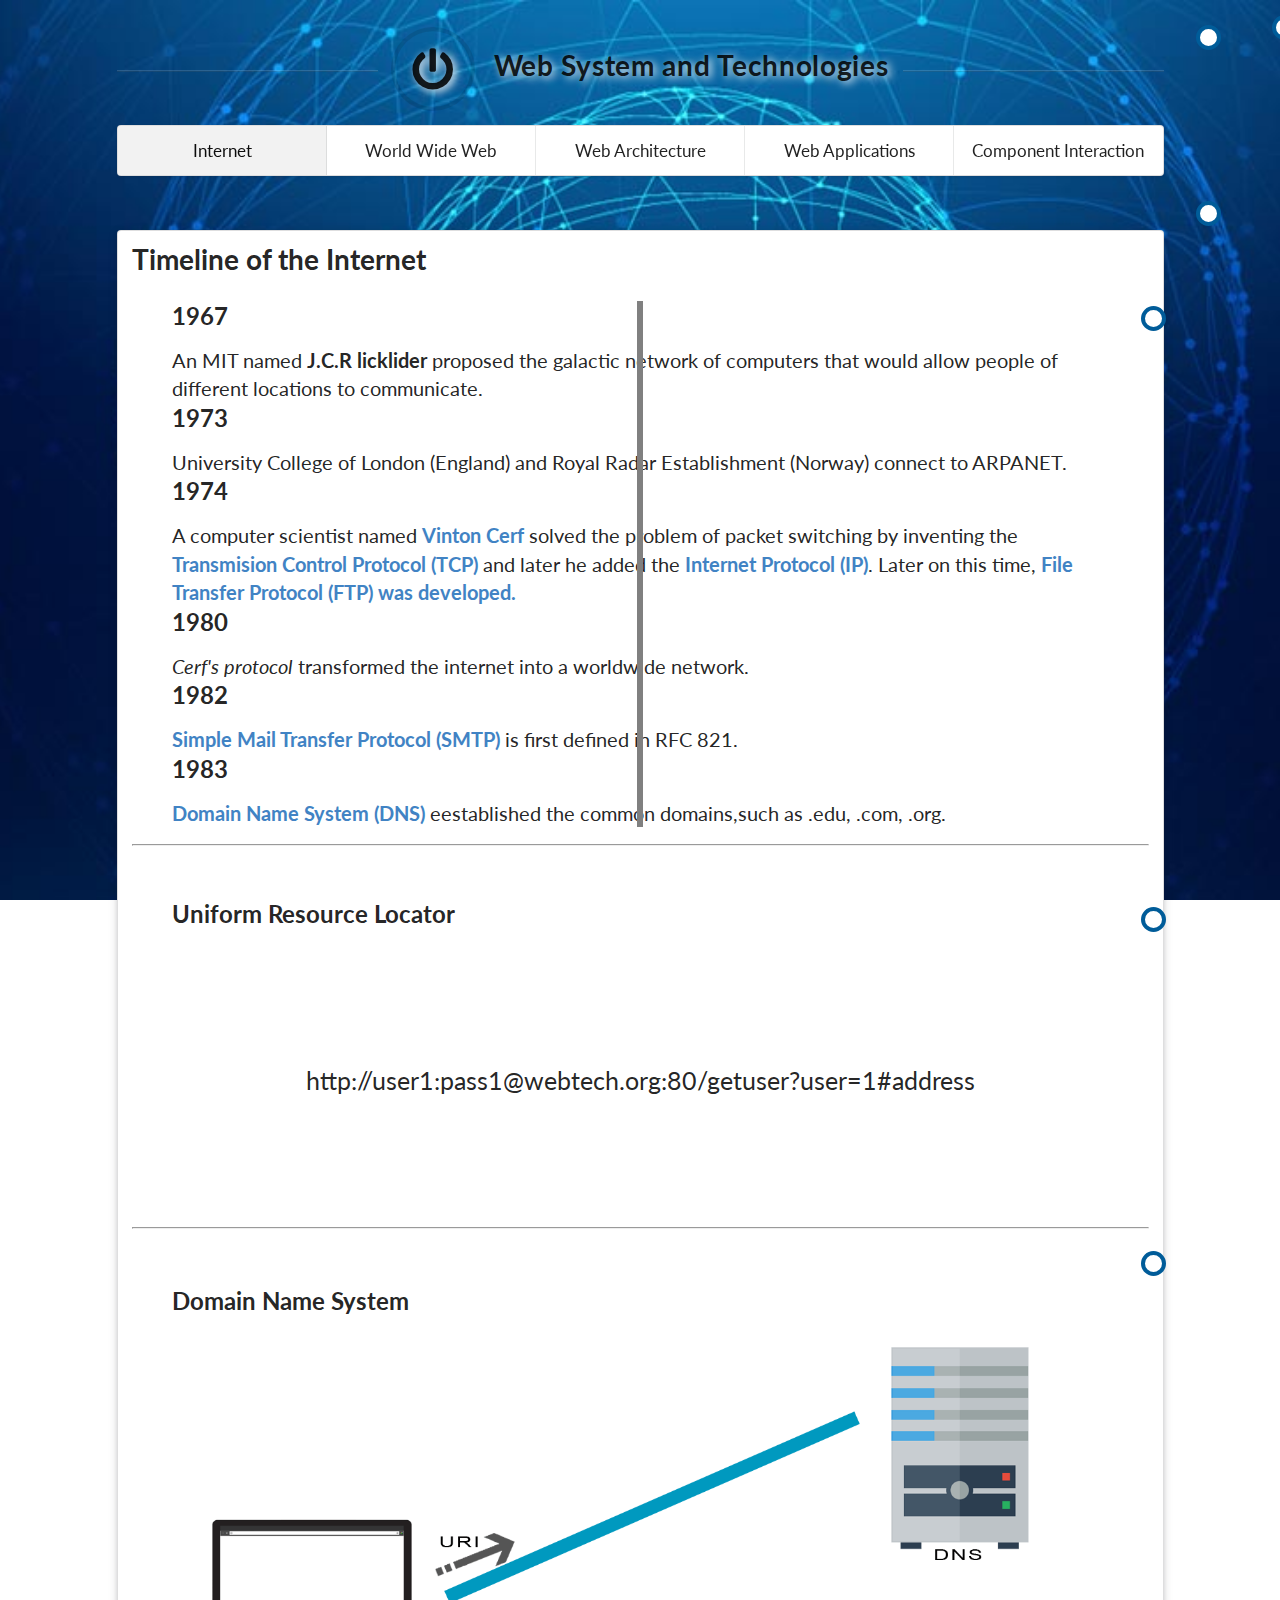
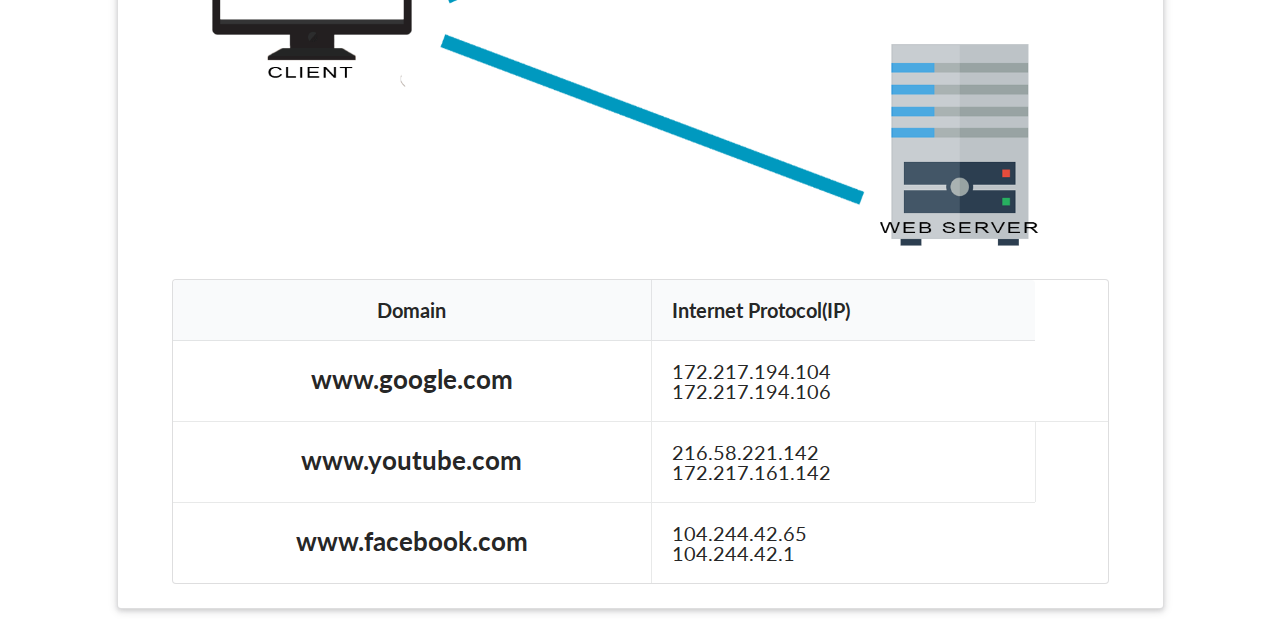
<file: index.html>
<!Doctype HTML>

<html>

<head>
    <!-- Standard Meta -->
    <meta charset="utf-8">
    <meta http-equiv="X-UA-Compatible" content="IE=edge,chrome=1">
    <meta name="viewport" content="width=device-width, initial-scale=1.0, maximum-scale=1.0">

    <!-- Site Properties -->
    <title>Web Development and Technologies</title>
    <link rel="stylesheet" href="assets/library/semantic/semantic.min.css">
    <link rel="stylesheet" href="assets/css/style.css">
    <link rel="stylesheet" href="assets/css/timeline.css">
    <script src="js/jquery-3.3.1.min.js"></script>
    <script src="assets/library/semantic/semantic.min.js"></script>

</head>

<body class="ui fluid container">
    <div class="ui container" id="header-main">

        <div class="ui header" id="dash-header">
            <div class="ui horizontal divider">
                <!-- is this necessary? -->
                <h1 class="ui center aligned header">
                    <i class="circular power off icon"></i>
                    Web System and Technologies
                </h1>
            </div>
        </div>
        <div class="ui five huge item menu">
            <a class="active item" href="index.html"> Internet </a>
            <a class="item" href="history.html"> World Wide Web </a>
            <a class="item" href="web-arch.html"> Web Architecture </a>
            <a class="item" href="web-app.html"> Web Applications </a>
            <a class="item" href="comp-interact.html"> Component Interaction </a>
        </div>
    </div>


    <div class="ui container"> <br>
        <div class="ui raised fluid segment">
            <h1 class="ui header"> Timeline of the Internet</h1>
            <div class="ui  container">
                <div class="timeline">

                    <div class="timeline-container timeline-left">
                        <div class="timeline-content">
                            <h2>1967</h2>
                            <p>An MIT named <b>J.C.R licklider</b> proposed the
                                galactic network of computers that would allow people of different
                                locations to communicate.</p>
                        </div>
                    </div>
                    <div class="timeline-container timeline-right">
                        <div class="timeline-content">
                            <h2>1973</h2>
                            <p>University College of London (England) and Royal Radar Establishment (Norway) connect to
                                ARPANET.</p>
                        </div>
                    </div>
                    <div class="timeline-container timeline-left">
                        <div class="timeline-content">
                            <h2>1974</h2>
                            <p>A computer scientist named <a id="cerf-button" href="#"><b>Vinton Cerf</b></a>
                                solved the problem of packet switching by inventing the <a id="tcp-button" href="#"><b>Transmision
                                        Control Protocol (TCP)</b></a> and later he added the <a id="ip-button" href="#"><b>Internet
                                        Protocol (IP)</b></a>. Later on this time, <a id="ftp-button" href="#"><b>File
                                        Transfer Protocol (FTP) was developed.</b></a></p>
                        </div>
                    </div>
                    <div class="timeline-container timeline-right">
                        <div class="timeline-content">
                            <h2>1980</h2>
                            <p><i>Cerf's protocol</i> transformed the internet
                                into a worldwide network.</p>
                        </div>
                    </div>
                    <div class="timeline-container timeline-left">
                        <div class="timeline-content">
                            <h2>1982</h2>
                            <p><a href="#" id="smtp-button"><b>Simple Mail Transfer Protocol (SMTP)</b></a> is first
                                defined in RFC 821.</p>
                        </div>
                    </div>
                    <div class="timeline-container timeline-right">
                        <div class="timeline-content">
                            <h2>1983</h2>
                            <p><a href="#dns"><b>Domain Name System (DNS) </b></a> eestablished the common domains,such
                                as .edu, .com, .org.</p>
                        </div>
                    </div>
                </div>
            </div>
            <hr>
            <div class="ui hidden divider"></div>
            <div class="ui hidden divider"></div>
            <div class="ui container">
                <h2 class="ui header">Uniform Resource Locator</h2>
                <p></p>
                <div style="text-align: center;font-size: 25px; padding: 100px;">

                    <br>
                    <span class="pop clickable" data-content="Protocol" data-variation="huge" data-position="top center">http</span>://<span
                        class="pop clickable" data-content="Username" data-variation="huge" data-position="bottom center">user1</span>:<span
                        class="pop clickable" data-content="Password" data-variation="huge" data-position="top center">pass1</span>@<span
                        class="pop clickable" data-content="Domain Name" data-variation="huge" data-position="bottom center">webtech.org</span>:<span
                        class="pop clickable" data-content="Port Number" data-variation="huge" data-position="top center">80</span>/<span
                        class="pop clickable" data-content="File/Path" data-variation="huge" data-position="bottom center">getuser</span><span
                        class="pop clickable" data-content="Query" data-variation="huge" data-position="top center">?user=1</span>#<span
                        class="pop clickable" data-content="Page Fragment" data-variation="huge" data-position="bottom center">address</span>
                </div>
            </div>
            <br>
            <hr>

            <div class="ui container" id="dns">
                <div class="ui hidden divider"></div>
                <h2 class="ui header">Domain Name System</h2>

                <img src="assets/images/dns.gif" style="width: 100%">
                <table class="ui celled padded table" style="font-size: 20px;">
                    <thead>
                        <tr>
                            <th class="center aligned">Domain</th>
                            <th>Internet Protocol(IP)</th>
                        </tr>
                    </thead>
                    <tbody>
                        <tr>
                            <td>
                                <p class="ui center aligned header">www.google.com</p>
                            </td>
                            <td class="single line">
                                172.217.194.104
                                <br>172.217.194.106
                            </td>
                        </tr>
                        <tr>
                            <td>
                                <p class="ui center aligned header">www.youtube.com</p>
                            </td>
                            <td class="single line">
                                216.58.221.142<br>
                                172.217.161.142
                            </td>
                            <td>
                                <div class="ui star rating" data-rating="3" data-max-rating="3"></div>
                            </td>
                        </tr>
                        <tr>
                            <td>
                                <p class="ui center aligned header">www.facebook.com</p>
                            </td>
                            <td class="single line">
                                104.244.42.65<br>
                                104.244.42.1
                            </td>
                        </tr>
                    </tbody>
                </table>
            </div>





        </div>

    </div> <!-- End of -->

    <!-- Modals -->
    <div class="ui modal" id="tcp-modal">
        <i class="close icon"></i>
        <div class="header">Transmission Control Protocol (TCP)</div>
        <div class="content">
            <p>
                The Transmission Control Protocol (TCP) establishes and maintains the network conversation
                until the exchange of data is completed.
            </p>

        </div>
    </div>

    <div class="ui modal" id="ip-modal">
        <i class="close icon"></i>
        <div class="header">Internet Protocol (IP)</div>
        <div class="content">
            <p>
                An Internet Protocol address or IP address is a unique combination of numbers that lets you
                connect to the internet.
            </p>

        </div>
    </div>
    <div class="ui modal" id="ftp-modal">
        <i class="close icon"></i>
        <div class="header">File Transfer Protocol (FTP)</div>
        <div class="content">
            <img class="ui centered large image" src="assets/images/ftp-diagram.webp">
            <p style="text-align: center">
                It is used for sending and retrieving a file or resource to a remote location.
            </p>

        </div>
    </div>
    <div class="ui modal" id="smtp-modal">
        <i class="close icon"></i>
        <div class="header">Simple Mail Transfer Protocol (SMTP)</div>
        <div class="content">
            <img class="ui centered large image" src="assets/images/smtp.png">
            <p style="text-align: center">It is used for transfers of emails.</p>
        </div>
    </div>

    <div class="ui tiny modal" id="cerf-modal">
        <i class="close icon"></i>
        <div class="content">
            <img class="ui centered large image" src="assets/images/cerf.jpg">
            <p style="text-align: center">
                Father of Internet
            </p>

        </div>
    </div>

    <script>
        $('.ui.accordion')
            .accordion();

        $('.ui.modal')
            .modal();
        $('.pop').each(function () {
            var el = $(this);
            el.popup({
                on: 'hover',
                delay: {
                    show: 0,
                    hide: 9999999999,
                    inline: true
                },
                hoverable: true
            });
        });
        $(document).ready(function () {
            $('#tcp-button').click(function (e) {
                e.preventDefault();
                $('#tcp-modal').modal('show');
            });

            $('#ip-button').click(function (e) {
                e.preventDefault();
                $('#ip-modal').modal('show');
            });

            $('#cerf-button').click(function (e) {
                e.preventDefault();
                $('#cerf-modal').modal('show');
            });

            $('#smtp-button').click(function (e) {
                e.preventDefault();
                $('#smtp-modal').modal('show');
            });

            $('#ftp-button').click(function (e) {
                e.preventDefault();
                $('#ftp-modal').modal('show');
            });
        });
    </script>


</body>

</html>
</file>
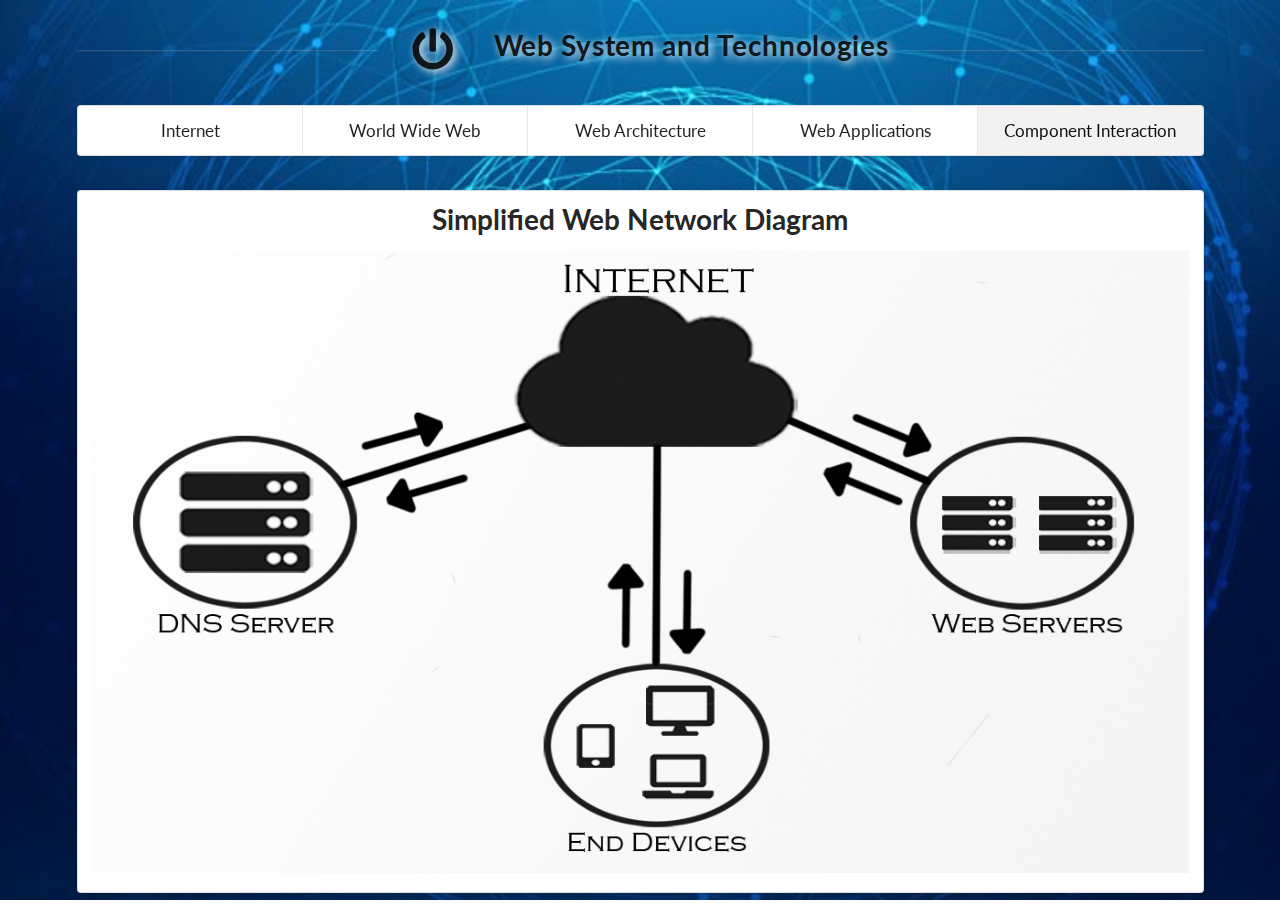
<file: comp-interact.html>
<!Doctype HTML>

<html>
    <head>
    <!-- Standard Meta -->
    <meta charset="utf-8">
    <meta http-equiv="X-UA-Compatible" content="IE=edge,chrome=1">
    <meta name="viewport" content="width=device-width, initial-scale=1.0, maximum-scale=1.0">

    <!-- Site Properties -->
    <title>Web Development and Technologies</title>
    <link rel="stylesheet" href="assets/library/semantic/semantic.min.css">
    <link rel="stylesheet" href="assets/css/style.css">
    <script src="js/jquery-3.3.1.min.js"></script>
    <script src="assets/library/semantic/semantic.min.js"></script>

    </head>
    
    <body class="ui fluid container">
        <div class="ui container" id="header-main">
        
        <div class="ui header" id="dash-header">
            <div class="ui horizontal divider"> <!-- is this necessary? -->
                <h1 class="ui center aligned header">
                <i class="circular power off icon"></i>
                    Web System and Technologies 
                </h1>
            </div>  
        </div>       
            <div class="ui five huge item menu">
                <a class="item" href="index.html"> Internet </a>
                <a class="item" href="history.html"> World Wide Web </a>
                <a class="item" href="web-arch.html"> Web Architecture </a>
                <a class="item" href="web-app.html"> Web Applications </a>
                <a class="active item"> Component Interaction </a>
            </div>
            
        </div> 
        
    
        <div class="ui container">
            <br>
            <div class="ui raised fluid segment">
                <h1 class="ui header" style="text-align: center">Simplified Web Network Diagram</h1>
               <img src="assets/images/web-diagram1.png" style="width: 100%">

            </div>
        </div>
    
    </body>
</html>
</file>
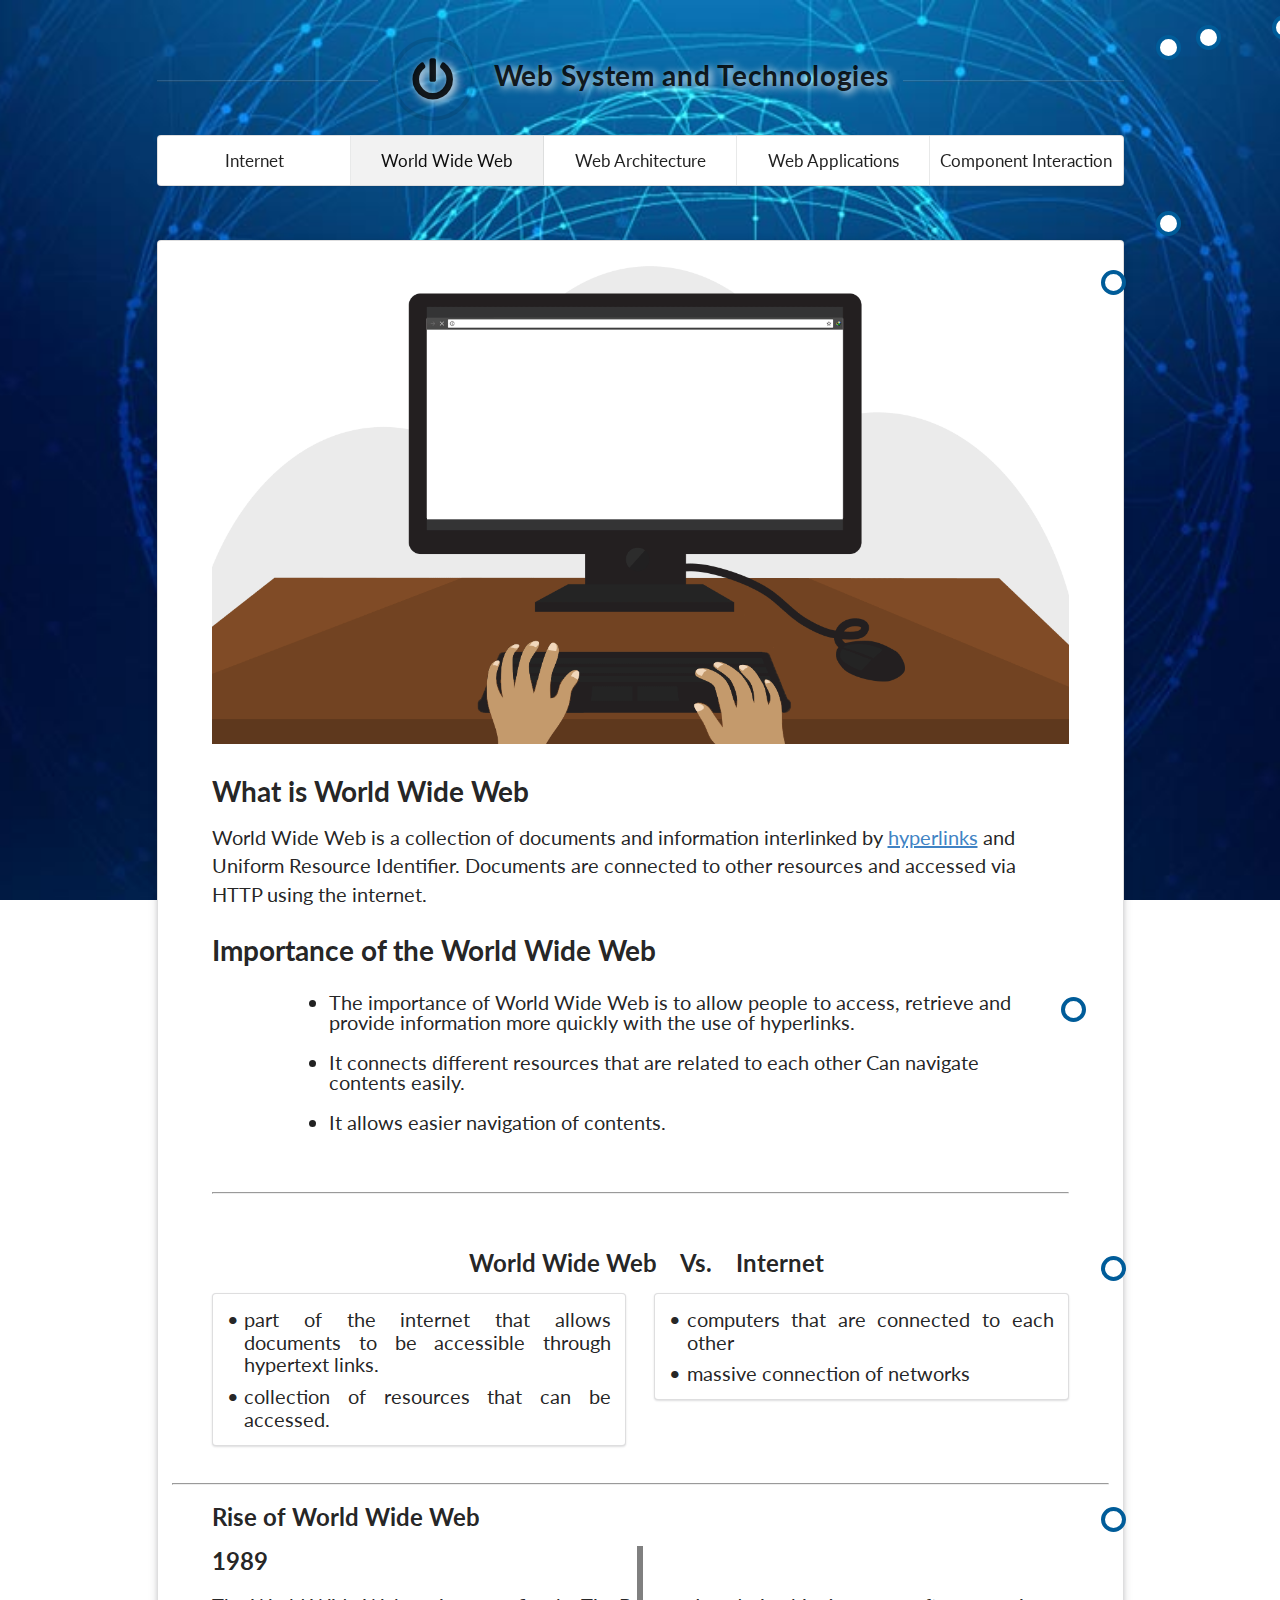
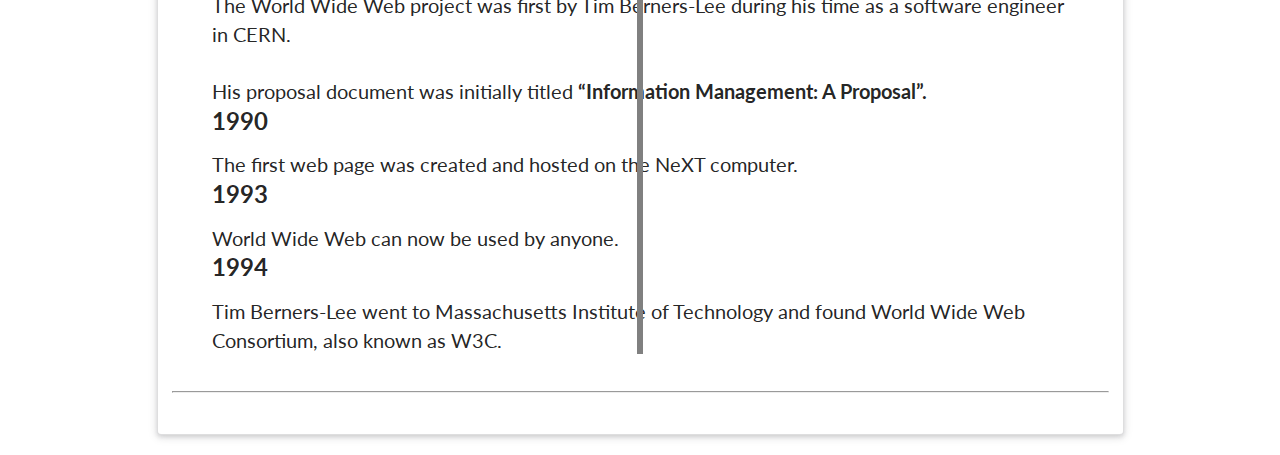
<file: history.html>
<!Doctype HTML>

<html>

<head>
    <!-- Standard Meta -->
    <meta charset="utf-8">
    <meta http-equiv="X-UA-Compatible" content="IE=edge,chrome=1">
    <meta name="viewport" content="width=device-width, initial-scale=1.0, maximum-scale=1.0">

    <!-- Site Properties -->
    <title>Web Development and Technologies</title>
    <link rel="stylesheet" href="assets/library/semantic/semantic.min.css">
    <link rel="stylesheet" href="assets/css/style.css">
    <link rel="stylesheet" href="assets/css/timeline.css">
    <script src="js/jquery-3.3.1.min.js"></script>
    <script src="assets/library/semantic/semantic.min.js"></script>

</head>

<body class="ui fluid container">
    <div class="ui container" id="header-main">
        <div class="ui container" id="header-main">

            <div class="ui header" id="dash-header">
                <div class="ui horizontal divider">
                    <!-- is this necessary? -->
                    <h1 class="ui center aligned header">
                        <i class="circular power off icon"></i>
                        Web System and Technologies
                    </h1>
                </div>
            </div>
            <div class="ui five huge item menu">
                <a class="item" href="index.html"> Internet </a>
                <a class="active item" href="history.html"> World Wide Web </a>
                <a class="item" href="web-arch.html"> Web Architecture </a>
                <a class="item"> Web Applications </a>
                <a class="item" href="comp-interact.html"> Component Interaction </a>
            </div>

        </div>
        <div class="ui container"> <br>
            <div class="ui raised fluid segment">

                <div class="ui container">
                    <img src="assets/images/Accessing-web.gif" style="width: 100%">
                    <h1 class="ui header"> What is World Wide Web</h1>
                    <p>
                        World Wide Web is a collection of documents and information interlinked by <a href="#"><u>hyperlinks</u></a>
                        and Uniform Resource Identifier.
                        Documents are connected to other resources and accessed via HTTP using the internet.
                    </p>
                    
                    <h1 class="ui header">Importance of the World Wide Web</h1>
                    <div class="ui container" >
                    <li style="margin-left: 10%">The importance of World Wide Web is to allow people to access, retrieve and provide information more quickly with the use of hyperlinks. </li><br>
                    <li style="margin-left: 10%">It connects different resources that are related to each other Can navigate contents easily.
                        </li><br>
                    <li style="margin-left: 10%">It allows easier navigation of contents.
                        </li><br>
                    </div>
                    
                    

                    <div class="ui hidden divider"></div>

<hr>
                </div>
                <div class="ui hidden divider"></div>
                <div class="ui container">
                    <h2 class="ui header" style="padding-left: 30%">World Wide Web &nbsp; &nbsp;Vs. &nbsp;
                        &nbsp;Internet</h2>
                    <div class="ui center aligned grid">
                        <div class="ui center aligned two column row">
                            <div class="column">
                                <div class="ui segment" style="text-align: justify">
                                    <!-- <p>
                                        The World Wide Web is only a part of the internet that allows documents to be
                                        accessible through hypertext links. <br>
                                        The Web is a collection of documents, sounds, images, videos and other
                                        resources that are accessed with the use of the internet.
                                    </p> -->
                                    <div class="ui bulleted list" style="font-size: 20px;">
                                        <div class="item">part of the internet that allows documents to be accessible
                                            through hypertext links.</div>
                                        <div class="item">collection of resources that can be accessed.</div>
                                    </div>
                                </div>
                            </div>
                            <div class="column">
                                <div class="ui segment" style="text-align: justify">
                                    <!-- <p>
                                        The internet is made out of computers that are connected to each other through
                                        the use of cables; a physical connection.
                                        The Internet is a massive connection of networks
                                    </p> -->
                                    <div class="ui bulleted list" style="font-size: 20px">
                                        <div class="item">computers that are connected to each other</div>
                                        <div class="item">massive connection of networks</div>
                                    </div>
                                </div>
                            </div>
                        </div>
                    </div>

                </div>
                <br>
                <hr>
                <div class="ui  container">
                    <h2>Rise of World Wide Web</h2>
                    <div class="timeline">

                        <div class="timeline-container timeline-left">
                            <div class="timeline-content">
                                <h2>1989</h2>
                                <p>The World Wide Web project was first by Tim Berners-Lee during his time
                                    as a software engineer in CERN.
                                    <br><br>
                                    His proposal document was initially titled <b>“Information Management:
                                        A Proposal”.</b></p>
                            </div>
                        </div>
                        <div class="timeline-container timeline-right">
                            <div class="timeline-content">
                                <h2>1990</h2>
                                <p>The first web page was created and hosted on the NeXT computer.</p>
                            </div>
                        </div>
                        <div class="timeline-container timeline-left">
                            <div class="timeline-content">
                                <h2>1993</h2>
                                <p>World Wide Web can now be used by anyone.</p>
                            </div>
                        </div>
                        <div class="timeline-container timeline-right">
                            <div class="timeline-content">
                                <h2>1994</h2>
                                <p>Tim Berners-Lee went to Massachusetts Institute of Technology and found
                                    World Wide Web Consortium, also known as W3C.</p>
                            </div>
                        </div>

                    </div>
                </div>
                <br>
                <hr>
                <br>
            </div>
        </div>
    </div>

</body>

</html>
</file>
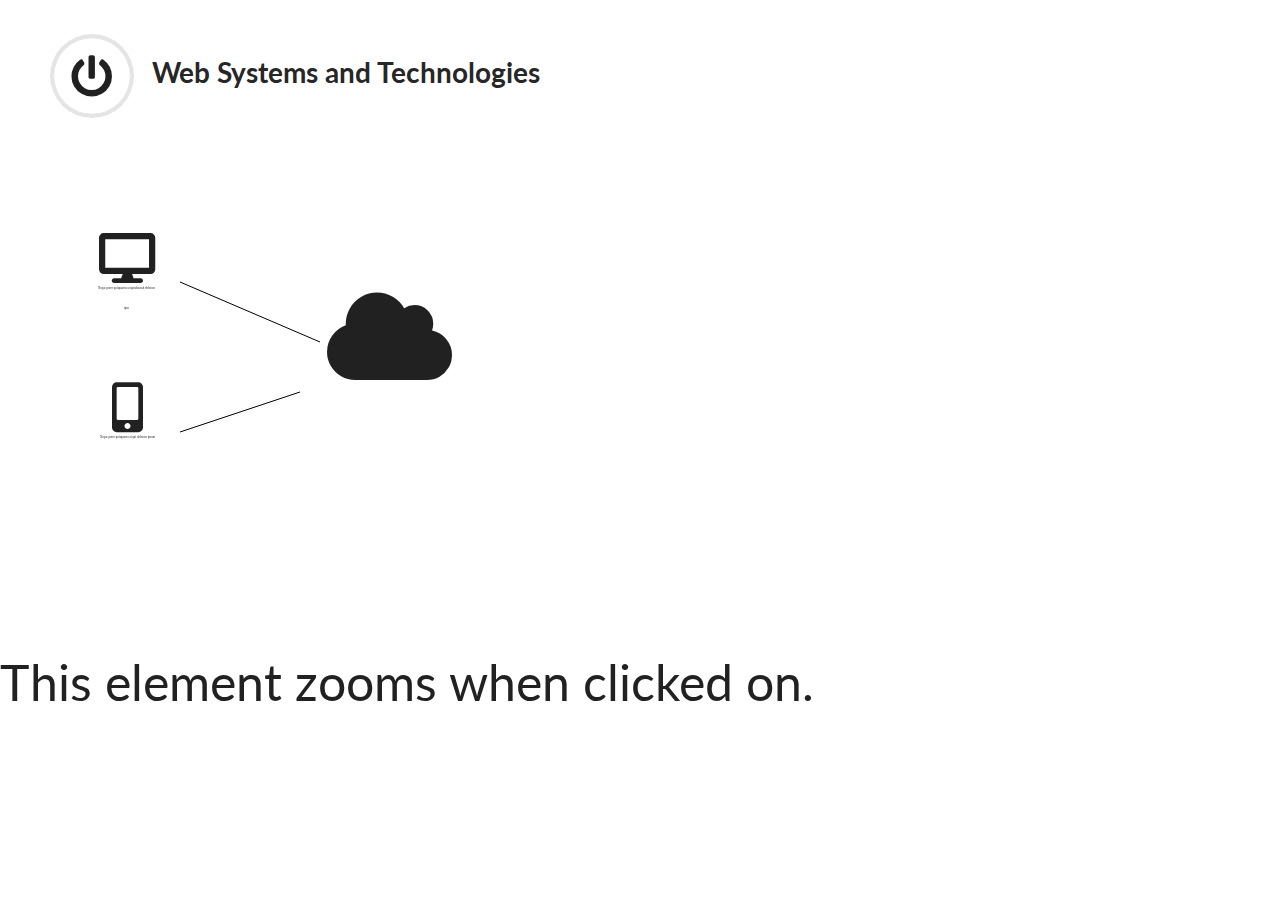
<file: present.html>
<head>
    <!-- Standard Meta -->
    <meta charset="utf-8">
    <meta http-equiv="X-UA-Compatible" content="IE=edge,chrome=1">
    <meta name="viewport" content="width=device-width, initial-scale=1.0, maximum-scale=1.0">

    <!-- Site Properties -->
    <title>Web Development and Technologies</title>

    <link rel="stylesheet" href="assets/library/semantic/semantic.min.css">
    <link rel="stylesheet" href="assets/css/admin.css">
    <script src="js/jquery-3.3.1.min.js"></script>
    <script src="js/jquery.zoomooz.min.js"></script>

    <style>
        body {
            min-width: 1300;
            overflow: auto;
        }

        #main {
            margin: auto;
        }
    </style>
</head>

<body>
    <div id="main">
        <!-- <div class="ui bottom attached pusher">

        <div class="ui visible inverted labeled left vertical sidebar menu" id="sidebar">
            <div class="header item">
                Web Development and Technologies
            </div>
            <a class="item active" href="admin.php">
                <i class="at icon"></i>
                Internet
            </a>
            <a class="item" href="admin/userlogs.php">
                <i class="desktop icon"></i>
                World Wide Web
            </a>
            <a class="item" href="admin/user-management.php">
                <i class="users icon"></i>
                World Wide Web
                <br>Architecture
            </a>
        </div>
    </div> -->

        <div style="padding-bottom: 10"></div>
            <!-- is this necessary? -->
            <h1 class="ui left aligned header" style="padding-left: 50px">
                <i class="circular power off icon"></i> Web Systems and Technologies
            </h1>

        <br>
        <br>
        
        <canvas id="arch" width="1200" height="500"></canvas>
        <div style="font-size: 50px; margin: auto;">
            <i class="desktop icon zoomTarget" style="position: absolute; left: 97px; top: 248px;">
                <div id="Comp-detail" style="font-size: 3px; padding-top: 10px">
                Neque porro quisquam est quisdsssssd dolorem ipsu</div>
            </i>
            <i class="mobile alternate icon" style="position: absolute; left: 98px; top: 397px;">
                <div id="Comp-detail" style="font-size: 3px; padding-top: 10px">
                Neque porro quisquam est qui dolorem ipsum </div>
            </i>
            <i class="cloud icon" style="position: absolute; font-size: 100px; left: 327px; top: 327px;"></i>
            
            <div class="zoomTarget" data-targetsize="0.45" data-duration="600">This element zooms when clicked on.</div>
            <!-- <i class="desktop icon" style="position:absolute"></i>
        <i class="server icon"></i>
        <i class="cloud icon"></i>
        <i class="globe icon"></i>
        <i class="mobile alternate icon"></i> -->
        </div>
    </div>
    <script>
        var c = document.getElementById("arch");
        var ctx = c.getContext("2d");
        ctx.beginPath();
        ctx.moveTo(180, 110);
        ctx.lineTo(320, 170);
        ctx.moveTo(180, 260);
        ctx.lineTo(300, 220);
        ctx.stroke();
    </script>

    <script>
        settings = {
            // zoomed size relative to the container element
            // 0.0-1.0
            targetsize: 0.5,
            // scale content to screen based on their size
            // "width"|"height"|"both"
            scalemode: "both",
            // animation duration
            duration: 450,
            // easing of animation, similar to css transition params
            // "linear"|"ease"|"ease-in"|"ease-out"|"ease-in-out"|[p1,p2,p3,p4]
            // [p1,p2,p3,p4] refer to cubic-bezier curve params
            easing: "ease",
            // use browser native animation in webkit, provides faster and nicer
            // animations but on some older machines, the content that is zoomed
            // may show up as pixelated.
            nativeanimation: true,
            // root element to zoom relative to
            // (this element needs to be positioned)
            root: $(document.body),
            // show debug points in element corners. helps
            // at debugging when zoomooz positioning fails
            debug: false,
            // this function is called with the element that is zoomed to in this
            // when animation ends
            animationendcallback: null,
            // this specifies, that clicking an element that is zoomed to zooms
            // back out
            closeclick: true,
            // don't reset scroll before zooming. less jaggy zoom starts and ends on
            // mobile browsers, but causes issues when zooming to elements when scrolled
            // to a specific distance in document, typically around 2000px on webkit.
            preservescroll: false
        }
        // settings can be set for both the zoomTo and zoomTarget calls:
        $("#element").zoomTo(settings);
        
        $(document).ready(function() {
        $("#element").zoomTarget();
        });
    </script>
</body>
</file>
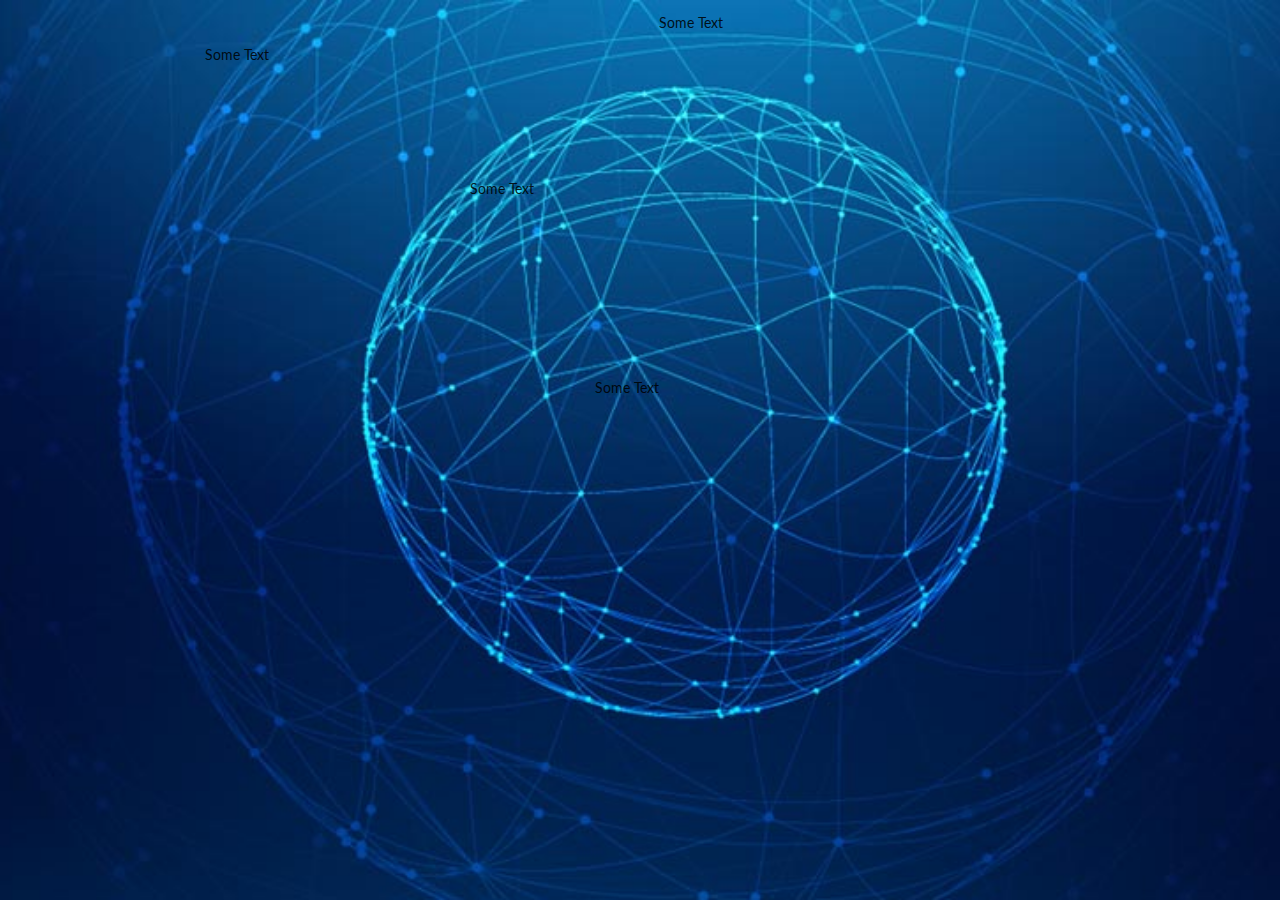
<file: sample.html>
<head>
    <!-- Standard Meta -->
    <meta charset="utf-8">
    <meta http-equiv="X-UA-Compatible" content="IE=edge,chrome=1">
    <meta name="viewport" content="width=device-width, initial-scale=1.0, maximum-scale=1.0">

    <!-- Site Properties -->
    <title>Web Development and Technologies</title>

    <link rel="stylesheet" href="assets/library/semantic/semantic.min.css">
    <link rel="stylesheet" href="assets/css/style.css">
    <script src="js/jquery-3.3.1.min.js"></script>
    <script src="js/jquery.zoomooz.min.js"></script>

    <style>
        body {
            min-width: 1300;
            overflow: auto;
        }

        #main {
            margin: auto;
        }
    </style>
</head>

<body>
    <div id="main">
        <br>
        <!-- <div class="ui horizontal divider">
            <h1 class="ui center aligned header">
                <i class="circular power off icon"></i> Web Systems and Technologies
            </h1>
        </div> -->

        <div class="web-diagram"></div>

        <div class="web-button" data-zoom="web-clients" style="position: fixed; top: 5vw; left: 26vw;"></div>
        <div id="web-clients" class="zoomTarget web-component" data-targetsize=".98" style="position: fixed; top: 3.5vw; left: 16vw;">
            Some Text
        </div>

        <div class="web-button" data-zoom="internet" style="position: fixed; top: 14.5vw; left: 44.6vw;"></div>
        <div id="internet" class="zoomTarget web-component" data-targetsize=".98" style="position: fixed; top: 14vw; left: 36.7vw;">
            Some Text
        </div>

        <div class="web-button" data-zoom="web-servers" style="position: fixed; top: 29.5vw; left: 49.5vw;"></div>
        <div class="web-button" data-zoom="web-servers" style="position: fixed; top: 29.5vw; left: 63.6vw;"></div>
        <div id="web-servers" class="zoomTarget web-component" data-targetsize=".98" style="position: fixed; top: 29.5vw; left: 46.5vw;">
            Some Text
        </div>

        <div class="web-button" data-zoom="dns-servers" style="position: fixed; top: 1vw; left: 62.3vw;"></div>
        <div id="dns-servers" class="zoomTarget web-component" data-targetsize=".98" style="position: fixed; top: 1vw; left: 51.5vw;">
            Some Text
        </div>

    </div>

    <script>
        $(document).ready(function () {
            $('#main').click(function () {
                $('.web-component').css("visibility", "hidden");
            });
            $('.web-button').click(function (e) {
                var zoomData = $(this).data('zoom');
                $('#' + zoomData).zoomTo({
                    targetsize: 0.98,
                });
                e.stopPropagation();
                $('#' + zoomData).css("visibility", "visible");
            });
        });
    </script>
</body>
</file>
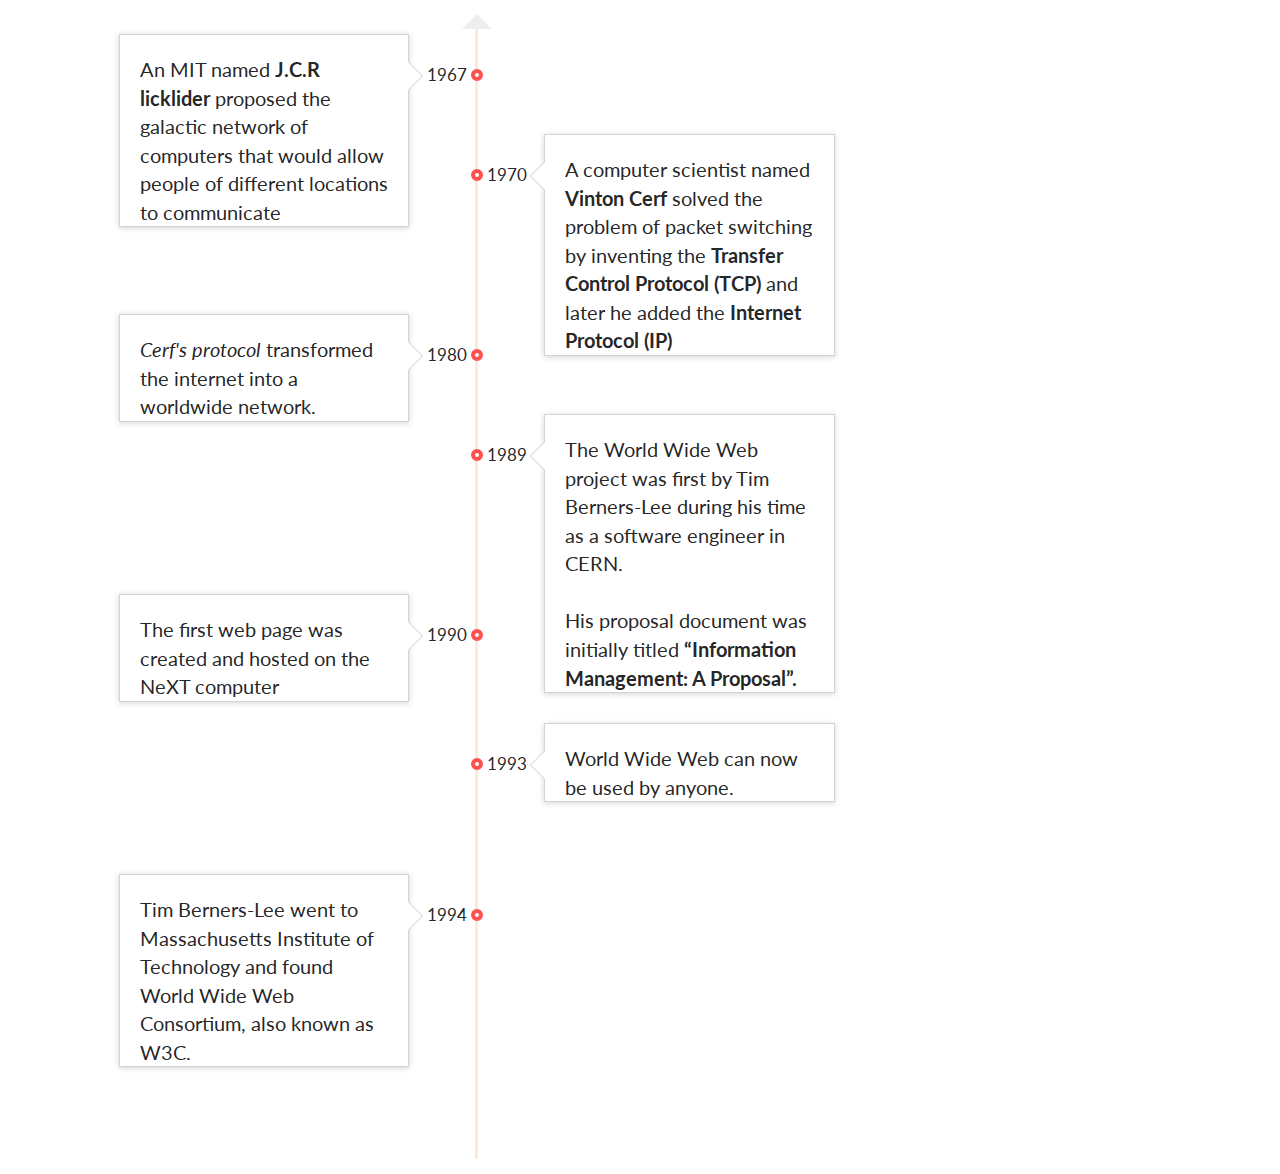
<file: test.html>
<!Doctype HTML>

<html>
    <head>
    <!-- Standard Meta -->
    <meta charset="utf-8">
    <meta http-equiv="X-UA-Compatible" content="IE=edge,chrome=1">
    <meta name="viewport" content="width=device-width, initial-scale=1.0, maximum-scale=1.0">

    <!-- Site Properties -->
    <title>Web Development and Technologies</title>
    <link rel="stylesheet" href="assets/library/semantic/semantic.min.css">
    <link rel="stylesheet" href="assets/css/alt.css">
    <script src="js/jquery-3.3.1.min.js"></script>
    <script src="assets/library/semantic/semantic.min.js"></script>

    </head>
    
    <body class="ui fluid container">
        	
    <div class="ui container">
		<section class="page-container">
  <nav class="global-sidebar"></nav>
  <section class="page">  

     
<div class="row"> <!-- NVE content div -->
  
<ul id="timeline" class="timeline">
	<div class="arrowhead"></div>
		<li class=" ">
			
          <div class="timeline-badge">1967 </div>
          <div class="timeline-panel">  
		
            <div class="timeline-heading">
              	<p class="timeline-title">An MIT named <b>J.C.R licklider</b> proposed the galactic network of computers that would allow people of different locations to communicate</p>
		  	</div>
				  
            <div class="timeline-body">
              	
            </div>
				
          </div>
        </li>
		<li class="timeline-inverted ">
          <div class="timeline-badge">1970 </div>
          <div class="timeline-panel">  
		
            <div class="timeline-heading">
              	<p class="timeline-title">A computer scientist named <b>Vinton Cerf</b> solved the problem of packet switching by inventing the <b>Transfer Control Protocol (TCP)</b> and later he added the <b>Internet Protocol (IP)</b></p>
		  	</div>
				  
            <div class="timeline-body">
              	
            </div>
				
          </div>
        </li>
		<li class=" ">
          <div class="timeline-badge">1980 </div>
          <div class="timeline-panel">  
		
            <div class="timeline-heading">
              	<p class="timeline-title"><i>Cerf's protocol</i> transformed the internet into a worldwide network.</p>
		  	</div>
				  
            <div class="timeline-body">
              	
            </div>
				
          </div>
        </li>
		<li class="timeline-inverted ">
          <div class="timeline-badge">1989 </div>
          <div class="timeline-panel">  
		
            <div class="timeline-heading">
              	<p class="timeline-title">
					The World Wide Web project was first by Tim Berners-Lee during his time as a software engineer in CERN.
				<br><br>
				His proposal document was initially titled <b>“Information Management: A Proposal”.</b>
				</p>
		  	</div>
				  
            <div class="timeline-body">
              	
            </div>
				
          </div>
        </li>
		<li class=" ">
          <div class="timeline-badge">1990 </div>
          <div class="timeline-panel">  
		
            <div class="timeline-heading">
              	<p class="timeline-title">
					The first web page was created and hosted on the NeXT computer
				</p>
		  	</div>
				  
            <div class="timeline-body">
              	
            </div>
				
          </div>
        </li>
		<li class="timeline-inverted ">
          <div class="timeline-badge">1993 </div>
          <div class="timeline-panel">  
		
            <div class="timeline-heading">
              	<p class="timeline-title">World Wide Web can now be used by anyone.</p>
		  	</div>
				  
            <div class="timeline-body">
              	
            </div>
				
          </div>
        </li>
		<li class=" ">
          <div class="timeline-badge">1994 </div>
          <div class="timeline-panel">  
		
            <div class="timeline-heading">
              	<p class="timeline-title">
					Tim Berners-Lee went to Massachusetts Institute of Technology and found World Wide Web Consortium, also known as W3C. </p>
		  	</div>
				  
            <div class="timeline-body">
              	
            </div>
				
          </div>
        </li>
		
		
		
		  <div style="clear: both"></div>
	
    
</ul>

</div> <!-- NVE content div -->

  </section>
</section>  	
		
		
	</div>
            
                
            <!-- End of -->
                
                
        
    <script>
        $('.ui.accordion')
            .accordion()
        ;    
    </script>
    </body>
</html>
</file>
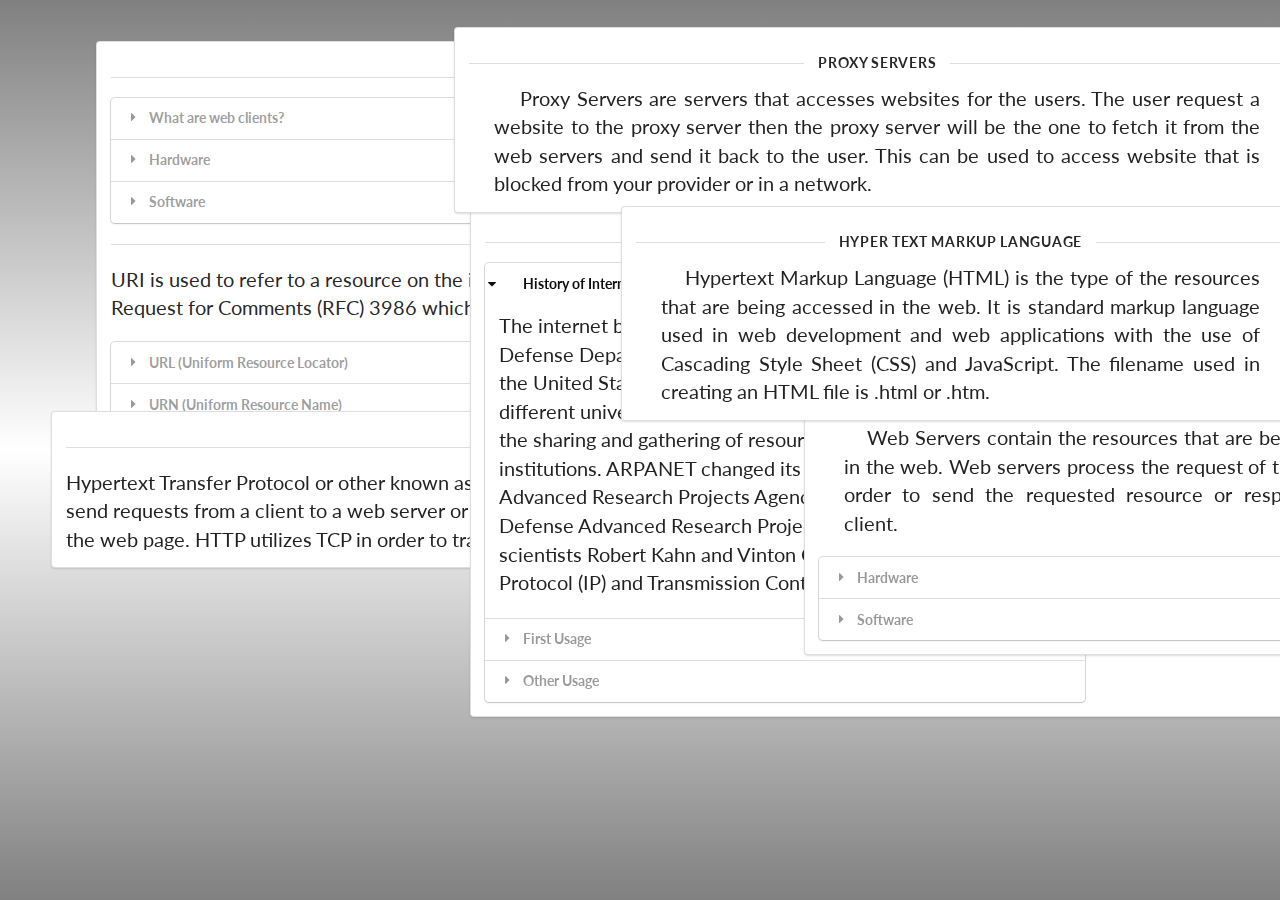
<file: web-acrchitecture.html>
<head>
    <!-- Standard Meta -->
    <meta charset="utf-8">
    <meta http-equiv="X-UA-Compatible" content="IE=edge,chrome=1">
    <meta name="viewport" content="width=device-width, initial-scale=1.0, maximum-scale=1.0">

    <!-- Site Properties -->
    <title>Web Development and Technologies</title>

    <link rel="stylesheet" href="assets/library/semantic/semantic.min.css">
    <link rel="stylesheet" href="assets/css/style.css">
    <script src="js/jquery-3.3.1.min.js"></script>
    <script src="js/jquery.zoomooz.min.js"></script>
    <script src="assets/library/semantic/semantic.min.js"></script>

    <style>
        body {
            min-width: 1300;
            overflow: auto;
        }

        #main {
            margin: auto;
        }
    </style>
</head>

<body id="main-body">
    <div id="main">
        <br>
        <!-- <div class="ui horizontal divider">
            <h1 class="ui center aligned header">
                <i class="circular power off icon"></i> Web Systems and Technologies
            </h1>
        </div> -->

        <div class="web-diagram"></div>

        <div class="web-button" data-zoom="web-clients" style="position: fixed; top: 3.2vw; left: 15.5vw;"></div>
        <div id="web-clients" class="zoomTarget web-component ui segment" data-targetsize=".98" style="position: fixed; top: 2.1vw; left: 7.5vw;">
            <div class="ui horizontal divider">
                Web Clients
            </div>
            <div class="ui styled accordion">
                <div class="title">
                    <i class="dropdown icon"></i>
                    What are web clients?
                </div>
                <div class="content">
                    <p class="transition hidden">
                        It refers to the users of the web, since person can’t interact
                        directly to the web, they use software on their behalf. This software runs on hardware devices
                        in order to communicate with other devices.
                    </p>
                </div>
                <div class="title">
                    <i class="dropdown icon"></i>
                    Hardware
                </div>
                <div class="content">
                    <div class="accordion">
                        <div class="title">
                            <i class="dropdown icon"></i>
                            Personal Computers
                        </div>
                        <div class="content">
                            <p>The first device that is used to access the web. It is the most common way of accessing
                                the web. There are more applications now that can be run on this device that accesses
                                the web today.
                            </p>
                        </div>
                        <div class="title">
                            <i class="dropdown icon"></i>
                            Mobile Devices
                        </div>
                        <div class="content">
                            <p>This are handheld devices that can already connect to the internet. It was mostly
                                focused
                                on by developers of websites now. Many website allowed mobile-compatibility since there
                                are
                                more people now can afford mobile devices than personal computers.
                            </p>

                        </div>
                        <div class="title">
                            <i class="dropdown icon"></i>
                            Other Smart Devices
                        </div>
                        <div class="content">
                            <p>
                                There are already devices that can also access the web for them to function. Some of
                                this
                                devices are Smart TVs which can connect to the internet to access videos from websites
                                like
                                Youtube, Netflix, etc. There are also cars, game consoles, home appliances, digital
                                cameras
                                that uses the web.</p>
                        </div>
                    </div>
                </div>
                <div class="title">
                    <i class="dropdown icon"></i>
                    Software
                </div>
                <div class="content">
                    <div class="accordion">
                        <div class="title">
                            <i class="dropdown icon"></i>
                            Web Browser
                        </div>
                        <div class="content">
                            <p>Software that is primarily used to access resources by locating it. It send the
                                information about the user to the web server, then web server will have response. Once
                                the web browser receives the information and renders it to be viewable for the person.
                                Examples: Mozilla Firefox, Google Chrome, Internet Explorer, etc.
                            </p>
                        </div>
                        <div class="title">
                            <i class="dropdown icon"></i>
                            Web Crawler
                        </div>
                        <div class="content">
                            <p>Software that are programmed to browse the web for different purposes like web indexing,
                                data mining, or for search engines. From the given list of URLs to be accessed, it will
                                retrieve the hyperlinks and add it to the list of URL to be accessed.</p>
                        </div>
                        <div class="title">
                            <i class="dropdown icon"></i>
                            Operating System
                        </div>
                        <div class="content">
                            <p>
                                Operating System such as Windows (XP, 7, 8, 10), Mac OS, and Linux will provide
                                necessary
                                instructions in the machine to keep the hardware and software to work.
                            </p>

                        </div>
                    </div>
                </div>
            </div>
            <div class="ui horizontal divider">
                URI
            </div>
            <p>URI is used to refer to a resource on the internet (not only the web). It was first specified
                by Internet Engineering Task Force (IETF) Request for Comments (RFC) 3986 which is used in the
                world wide web.</p>
            <div class="ui styled accordion">

                <div class="title">
                    <i class="dropdown icon"></i>
                    URL (Uniform Resource Locator)
                </div>
                <div class="content">
                    <p> is a type of URI that indicates the protocol that is used in the string, Hypertext
                        Transfer Protocol (HTTP) is used for transferring resources on the web, which is
                        also called the web address. There are other protocols that can be used in the
                        internet like File Transfer Protocol (FTP) and Standard Mail Transfer Protocol
                        (SMTP). URLs follows a certain format which should be followed</p>
                    <p>protocol://user:password@hostname:port/path?query#fragment</p>
                    <p>But not all of this are required to be entered when accessing a resource, the only
                        required field is the protocol and hostname. For most browsers today when the
                        hostname is entered it will automatically add the protocol in the URL that is
                        entered. The port number is also automatically considered as port 80 for HTTP and
                        port 443 for HTTPs.</p>

                </div>
                <div class="title">
                    <i class="dropdown icon"></i>
                    URN (Uniform Resource Name)
                </div>
                <div class="content">
                    <p>URN is another type of URI where in the focus is the name of the resource. URN of a
                        resource is unique from other resources and can not be change anymore, unlike URL which
                        will change depending on the location of the resource. Example URNs are the following
                    </p>
                    <div class="ui bulleted list">
                        <div class="item">urn:isbn:8122414508 (Book Web Technology and Design)</div>
                        <div class="item">urn:ietf:rfc:2648 (RFC 2648 A URN Namespace for IETF Documents)</div>
                    </div>
                </div>
            </div>
        </div>

        <div class="web-button" data-zoom="http" style="position: fixed; top: 32vw; left: 14vw;"></div>
        <div id="http" class="zoomTarget web-component ui segment" data-targetsize=".98" style="position: fixed; top: 31vw; left: 4vw;">
            <div class="ui horizontal divider">
                Protocols
            </div>

            <p>
                Hypertext Transfer Protocol or other known as HTTP is mainly seen before the link of the webpage. The
                main function of the HTTP is to send requests from a client to a web server or host. It creates a
                connection between clients to servers to allow clients to get the content of the web page. HTTP
                utilizes TCP in order to transfer data safely and IP in order to have connections between devices
            </p>
        </div>

        <div class="web-button" data-zoom="internet" style="position: fixed; top: 18vw; left: 44.6vw;"></div>
        <div id="internet" class="zoomTarget web-component ui segment" data-targetsize=".98" style="position: fixed; top: 15vw; left: 36.7vw;">
            <div class="ui horizontal divider">
                Internet
            </div>
            <div class="ui styled accordion">
                <div class="active title">
                    <i class="dropdown icon"></i>
                    History of Internet
                </div>
                <div class="active content">
                    <p> The internet began with the ARPANET being its origin. The Defense Department’s Advanced
                        Research Projects Agency of the United States created a network where the computers of
                        different universities are connected. ARPANET’s purpose was for the sharing and gathering of
                        resources from the connected institutions. ARPANET changed its name to DARPANET after the
                        Advanced Research Projects Agency changed its name to Defense Advanced Research Projects
                        Agency. In the 1970s, scientists Robert Kahn and Vinton Cerf developed Internet Protocol (IP)
                        and Transmission Control Protocol (TCP).
                    </p>
                </div>
                <div class="title">
                    <i class="dropdown icon"></i>
                    First Usage
                </div>
                <div class="content">
                    <p>The internet’s usable prototype called ARPANET was used in the late 1960s. It used packet
                        switching that made the computers connect and communicate on the same network.
                    </p>
                </div>
                <div class="title">
                    <i class="dropdown icon"></i>
                    Other Usage
                </div>
                <div class="content">
                    <p style="text-align: justify; padding-left: 25px; padding-right: 25px">
            &nbsp; &nbsp;Internet is also used in making telephone calls with the use of the cables that
                        connects each telephone. Now there are many other uses of internet since it is already
                        wireless. Other uses of the internet includes emails. Over a million emails are sent across the
                        internet everyday. Another usage of the internet is for entertainment. Online games, video
                        streaming, and listening to music are the most commonly used in the internet. Online shopping
                        is a popular use of the internet. It saves a lot of time and energy rather than going out to
                        buy stuff. One important use of the internet is for education and research. There are a lot of
                        online books classes and tutorials nowadays that can be easily accessed.

                    </p>
                </div>
            </div>
        </div>

        <div class="web-button" data-zoom="web-servers" style="position: fixed; top: 31.2vw; left: 73.1vw;"></div>
        <div id="web-servers" class="zoomTarget web-component ui segment" data-targetsize=".98" style="position: fixed; top: 27.5vw; left: 62.8vw;">
            <div class="ui horizontal divider">
                Web Servers
            </div>
            <p style="text-align: justify; padding-left: 25px; padding-right: 25px">
            &nbsp; &nbsp;
                Web Servers contain the resources that are being accessed in the web. Web servers process the request
                of the client and order to send the requested resource or response to the client.

            </p>
            <div class="ui styled accordion">
                <div class="title">
                    <i class="dropdown icon"></i>
                    Hardware
                </div>
                <div class="content">
                    <p style="text-align: justify; padding-left: 25px; padding-right: 25px">
            &nbsp; &nbsp;Any computer can be used as a server but it is required that the server have a lot of processing
                        power to be able to process requests of large number of clients.
                    </p>
                </div>
                <div class="title">
                    <i class="dropdown icon"></i>
                    Software
                </div>
                <div class="content">
                    <p style="text-align: justify; padding-left: 25px; padding-right: 25px">
            &nbsp; &nbsp;There are numerous software that is used for web server, most common web server software are
                        Nginx, Apache and IIS.
                    </p>
                </div>
            </div>
        </div>

        <div class="web-button" data-zoom="dns-servers" style="position: fixed; top: 1vw; left: 70.5vw;"></div>
        <div id="dns-servers" class="zoomTarget web-component ui segment" data-targetsize=".98" style="position: fixed; top: 1vw; left: 60.5vw;">
            <div class="ui horizontal divider">
                DNS Servers
            </div>
            <p>Domain Name Service (DNS) Servers are a database server which stores the IP addresses of different web
                servers along with their domain name. This database is being accessed whenever a user access a web
                site, the request was delivered to DNS servers one by one until the IP of the web host is found.
            </p>
        </div>
        <div class="web-button" data-zoom="proxy-servers" style="position: fixed; top: 1.1vw; left: 44.7vw;"></div>
        <div id="proxy-servers" class="zoomTarget web-component ui segment" data-targetsize=".98" style="position: fixed; top: 1vw; left: 35.5vw;">
            <div class="ui horizontal divider">
                Proxy Servers
            </div>
            <p style="text-align: justify; padding-left: 25px; padding-right: 25px">
            &nbsp; &nbsp; Proxy Servers are servers that accesses websites for the users. The user request a website to the proxy server then the proxy server will be the one to fetch it from the web servers and send it back to the user. This can be used to access website that is blocked from your provider or in a network.
            </p>
        </div>
        <div class="icon-button" data-zoom="html" style="position: fixed; top: 25vw; left: 64vw">
            <i class="file code outline icon" style="font-size: 50px"></i>
        </div>
        <div id="html" class="zoomTarget web-component ui segment" data-targetsize=".98" style="position: fixed; top: 15vw; left: 48.5vw;">
            <div class="ui horizontal divider">
                Hyper Text Markup Language

            </div>
            <p style="text-align: justify; padding-left: 25px; padding-right: 25px">
            &nbsp; &nbsp;
                Hypertext Markup Language (HTML) is the type of the resources that are being accessed in the web.
                It is standard markup language used in web development and web applications with the use of
                Cascading Style Sheet (CSS) and JavaScript. The filename used in creating an HTML file is .html or
                .htm.
            </p>

        </div>
    </div>

    <script>
        $(document).ready(function () {
            $('#main').click(function () {
                $('.web-component').css("visibility", "hidden");
                $('.content.active').removeClass("active");
            });
            $('.icon-button').click(function (e) {
                var zoomData = $(this).data('zoom');
                $('#' + zoomData).zoomTo({
                    targetsize: 0.98,
                });
                e.stopPropagation();
                $('#' + zoomData).css("visibility", "visible");
            });
            $('.web-button').click(function (e) {
                var zoomData = $(this).data('zoom');
                $('#' + zoomData).zoomTo({
                    targetsize: 0.98,
                });
                e.stopPropagation();
                $('#' + zoomData).css("visibility", "visible");
            });
            $('.ui.accordion')
                .accordion();
        });
    </script>
</body>
</file>
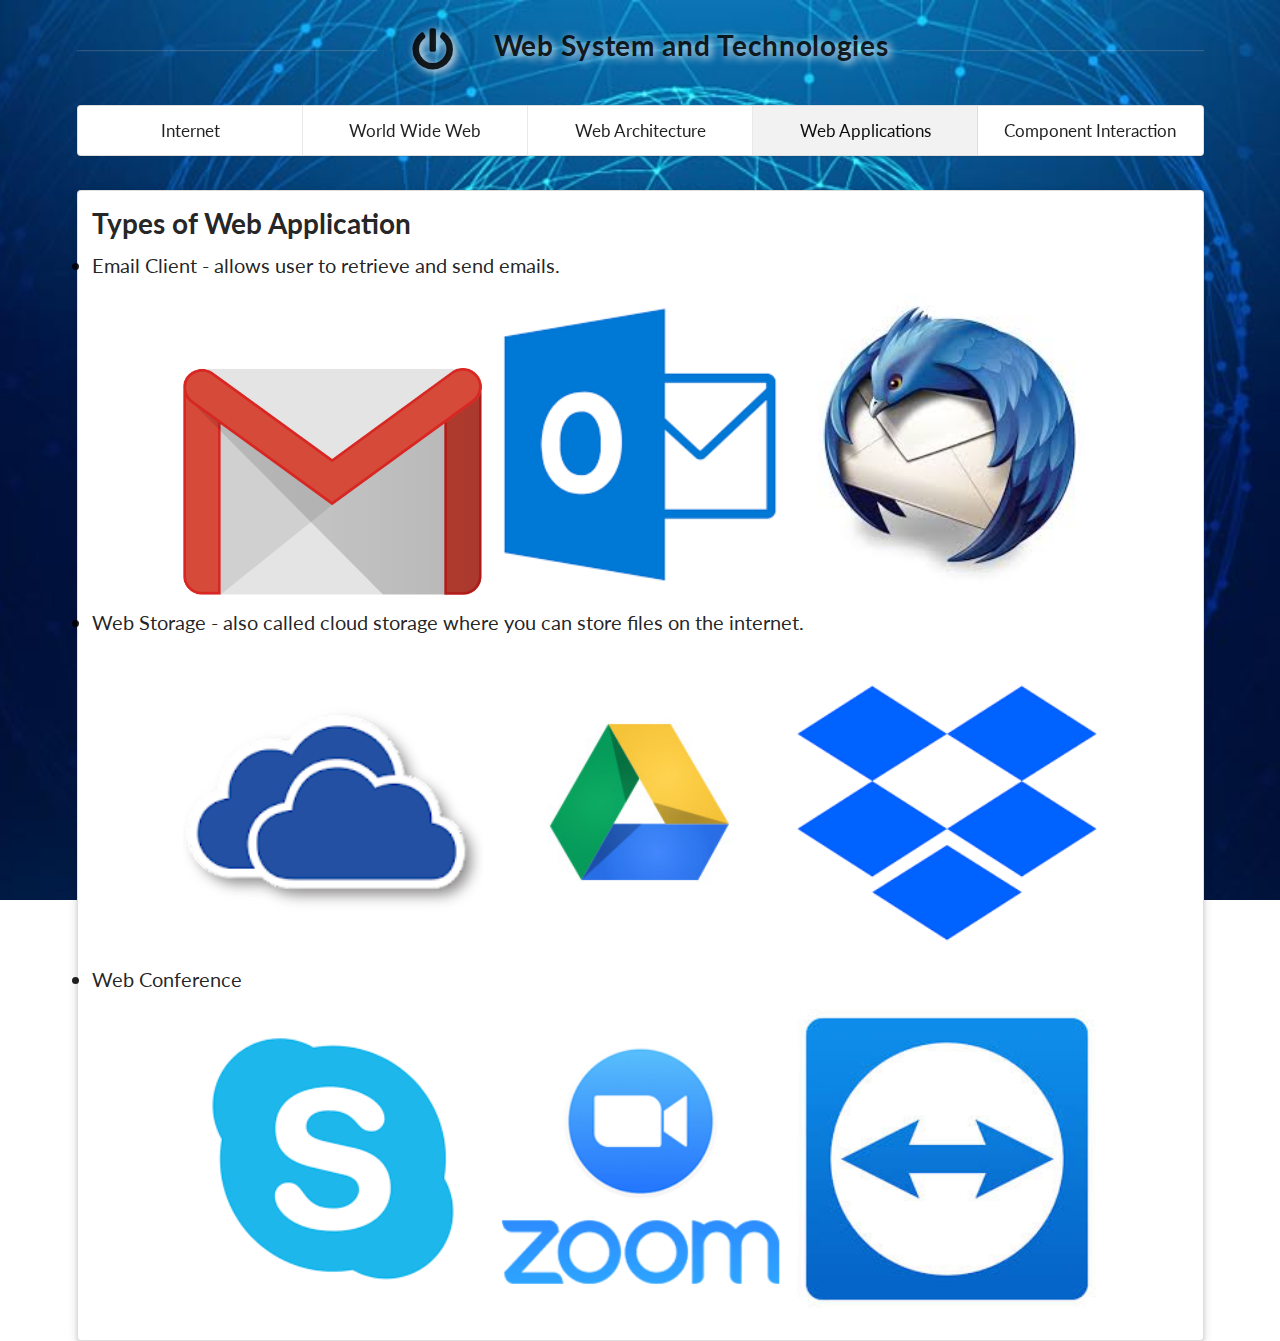
<file: web-app.html>
<!Doctype HTML>

<html>
    <head>
    <!-- Standard Meta -->
    <meta charset="utf-8">
    <meta http-equiv="X-UA-Compatible" content="IE=edge,chrome=1">
    <meta name="viewport" content="width=device-width, initial-scale=1.0, maximum-scale=1.0">

    <!-- Site Properties -->
    <title>Web Development and Technologies</title>
    <link rel="stylesheet" href="assets/library/semantic/semantic.min.css">
    <link rel="stylesheet" href="assets/css/style.css">
    <script src="js/jquery-3.3.1.min.js"></script>
    <script src="assets/library/semantic/semantic.min.js"></script>

    </head>
    
    <body class="ui fluid container">
        <div class="ui container" id="header-main">
        
        <div class="ui header" id="dash-header">
            <div class="ui horizontal divider"> <!-- is this necessary? -->
                <h1 class="ui center aligned header">
                <i class="circular power off icon"></i>
                    Web System and Technologies 
                </h1>
            </div>  
        </div>       
            <div class="ui five huge item menu">
                <a class="item" href="index.html"> Internet </a>
                <a class="item" href="history.html"> World Wide Web </a>
                <a class="item" href="web-arch.html"> Web Architecture </a>
                <a class="active item"> Web Applications </a>
                <a class="item" href="comp-interact.html"> Component Interaction </a>
            </div>
            
        </div> 
        
    
        <div class="ui container">
            <br>
            <div class="ui raised fluid segment">
                <h1> Types of Web Application</h1>
            	<li>Email Client - allows user to retrieve and send emails.</li><br>
				<div class="ui medium images" style="margin-left: 8%">
					<img src="assets/images/gmail.png">
					<img src="assets/images/outlook.png">
					<img src="assets/images/thunder.jpg">
				</div>
            	<li>Web Storage - also called cloud storage where you can store files on the internet.</li><br>
				<div class="ui medium images" style="margin-left: 8%">
					<img src="assets/images/one.png">
					<img src="assets/images/drive.jpg">
					<img src="assets/images/drop.png">
				</div>
            	<li>Web Conference</li><br>
				<div class="ui medium images" style="margin-left: 8%">
					<img src="assets/images/skype.png">
					<img src="assets/images/zoom.png">
					<img src="assets/images/team.jpg">
				</div>
                
            </div>
        </div>
    
    </body>
</html>
</file>
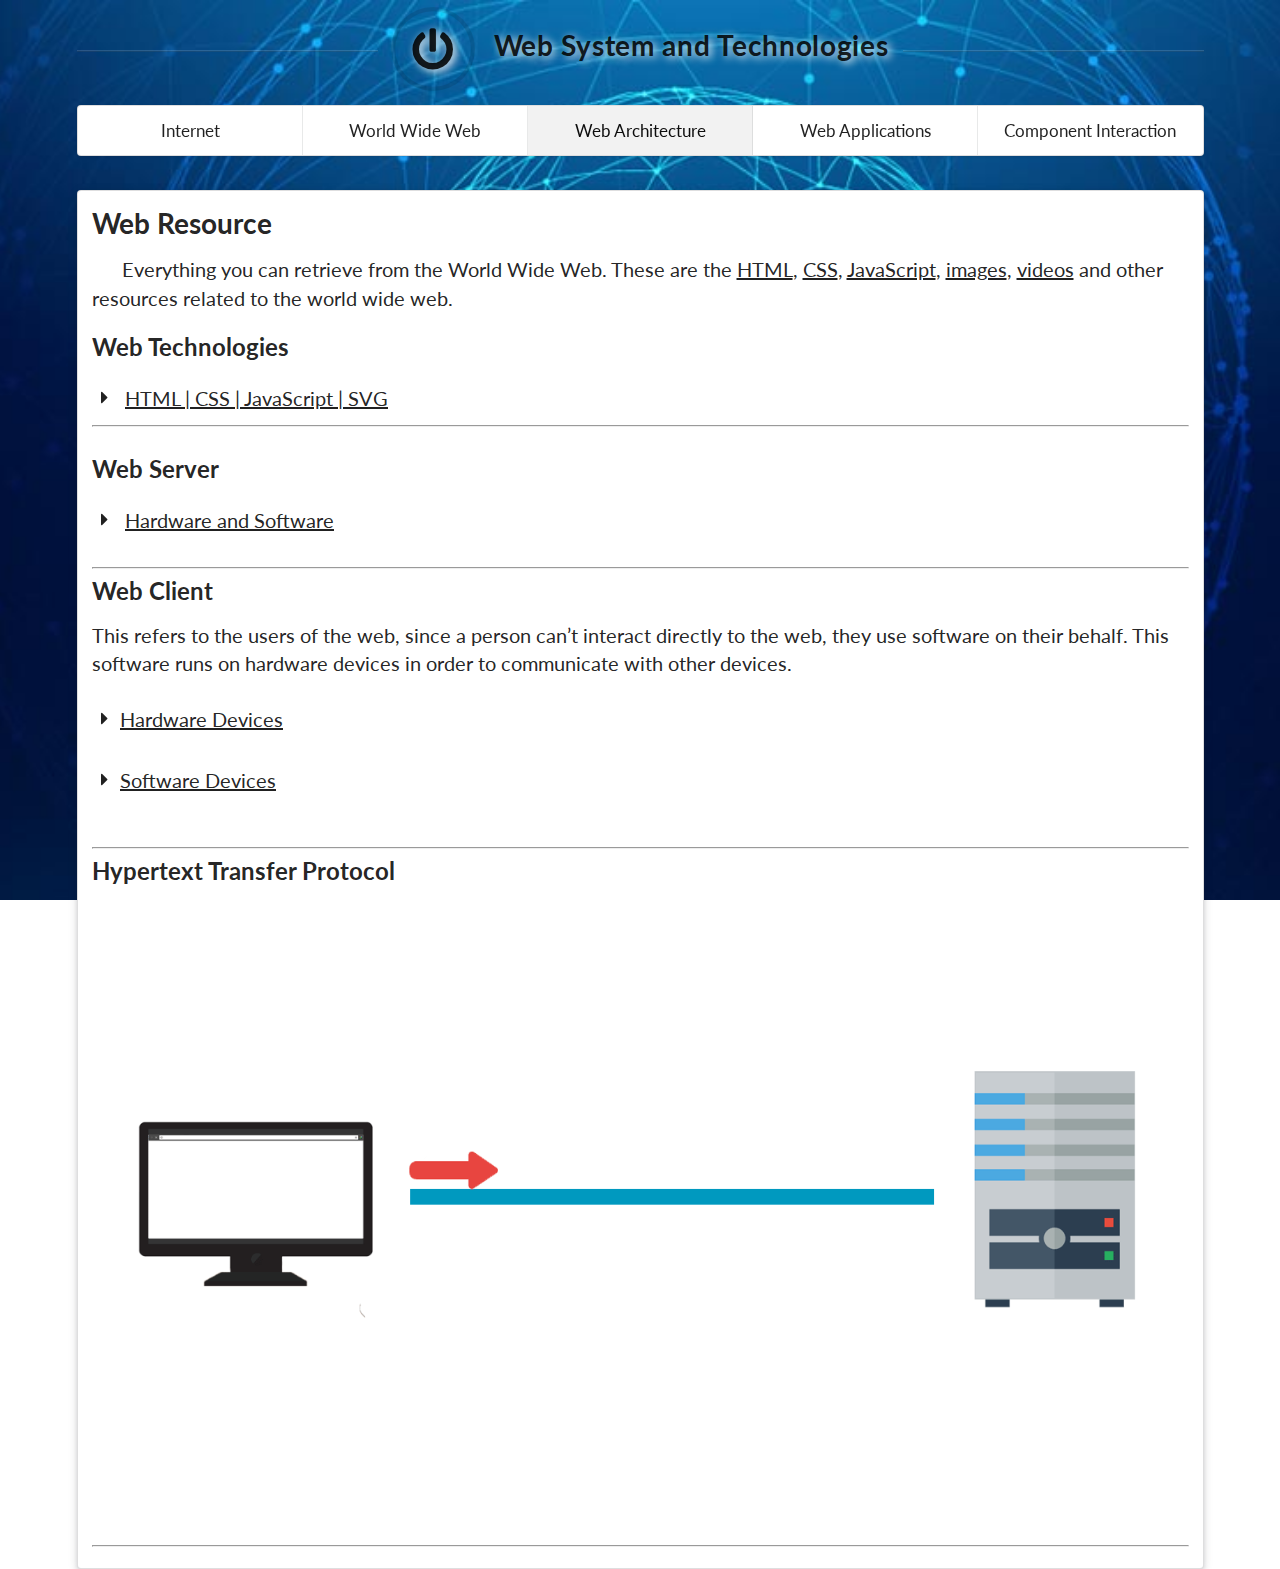
<file: web-arch.html>
<!Doctype HTML>

<html>

<head>
    <!-- Standard Meta -->
    <meta charset="utf-8">
    <meta http-equiv="X-UA-Compatible" content="IE=edge,chrome=1">
    <meta name="viewport" content="width=device-width, initial-scale=1.0, maximum-scale=1.0">

    <!-- Site Properties -->
    <title>Web Development and Technologies</title>
    <link rel="stylesheet" href="assets/library/semantic/semantic.min.css">
    <link rel="stylesheet" href="assets/css/style.css">
    <script src="js/jquery-3.3.1.min.js"></script>
    <script src="assets/library/semantic/semantic.min.js"></script>

</head>

<body class="ui fluid container">
    <div class="ui container" id="header-main">

        <div class="ui header" id="dash-header">
            <div class="ui horizontal divider">
                <!-- is this necessary? -->
                <h1 class="ui center aligned header">
                    <i class="circular power off icon"></i>
                    Web System and Technologies
                </h1>
            </div>
        </div>
        <div class="ui five huge item menu">
            <a class="item" href="index.html"> Internet </a>
            <a class="item" href="history.html"> World Wide Web </a>
            <a class="active item"> Web Architecture </a>
            <a class="item" href="web-app.html"> Web Applications </a>
            <a class="item" href="comp-interact.html"> Component Interaction </a>
        </div>


    </div>



    <div class="ui container">
        <br>
        <div class="ui raised fluid segment">
            <div class="ui container">
                <h1>Web Resource</h1>
                <p>&nbsp; &nbsp; &nbsp; Everything you can retrieve from the World Wide Web. These are the <u>HTML</u>,
                    <u>CSS</u>, <u>JavaScript</u>, <u>images</u>, <u>videos</u> and other resources related to the
                    world wide web.</p>
            </div>
            <br>


            <div class="ui container">
                <h2>Web Technologies</h2>
                <div class="ui accordion">
                    <div class="title" style="font-size: 20px;"><i class="dropdown icon"></i> <u>HTML | CSS |
                            JavaScript | SVG</u></div>
                    <div class="content">
                        <p>&nbsp; &nbsp; &nbsp; Markup languages and multimedia packages that can be used to transmit
                            data.</p>
                        <li><b>Hypertext Transfer Protocol (HTML)</b><br>
                            &nbsp; &nbsp; &nbsp; The basic foundation of creating a website. This is the type of
                            document that is used across the world wide web.</li>

                        <img class="ui large circular image filter" src="assets/images/html-tag.png">

                        <br>

                        <li><b>Cascading Style Sheet (CSS)</b><br>
                            &nbsp; &nbsp; &nbsp; This manipulates how the html elements are to be displayed.</li>

                        <img class="ui large circular image filter" src="assets/images/css-tag.png">
                        <br>

                        <li><b>JavaScript</b><br>
                            &nbsp; &nbsp; &nbsp;A programming language that is responsible for the behavior of the web
                            pages.</li>

                        <img class="ui large circular image filter" src="assets/images/js-tag.png">
                        <br>

                        <li><b>Scalable Vector Graphics (SVG)</b> - Allows the creation of shapes and images using sets
                            of vector lines, allowing the images or shapes to smoothly scale on whatever shape and size
                            they are displayed.</li><br>
                    </div>
                </div>
            </div>
            <hr>
            <br>

            <div class="ui container">
                <h2>Web Server</h2>
                <div class="ui accordion">
                    <div class="title" style="font-size: 20px;"><i class="dropdown icon"></i> <u>Hardware and Software</u></div>
                    <div class="content">
                        <p>It contains the resources that are being accessed in the web. Web servers process the
                            request of the client and order to send the requested resource or response to the client.</p>

                        <h3>Hardware</h3>
                        <p>any computer can be used as a server but it is required that the server have a lot of
                            processing power to be able to process requests of large number of clients.</p>

                        <h3>Software</h3>
                        <div class="ui images" style="margin-left: 8%">
                            <img src="assets/images/apache.png" style="height: 200px; width: 300px">
                            <img src="assets/images/nginx.jpg" style="height: 200px; width: 300px">
                            <img src="assets/images/iis.png" style="height: 200px; width: 300px">
                        </div>

                    </div>
                </div>
            </div>
            <br>
            <hr>

            <div class="ui container">
                <h2>Web Client</h2>
                <p>This refers to the users of the web, since a person can’t interact directly to the web, they use
                    software on their behalf. This software runs on hardware devices in order to communicate with other
                    devices.</p>
            </div>
            <br>

            <div class="ui container">
                <div class="ui accordion">
                    <div class="title" style="font-size: 20px;"><i class="dropdown icon"></i><u>Hardware Devices </u></div>
                    <div class="content">
                        <div class="ui large images" style="margin-left: 8%">
                            <img src="assets/images/pc.jpg">
                            <img src="assets/images/cp.jpg">
                            <img src="assets/images/watch.jpg">
                            <img src="assets/images/console.jpg">
                            <img src="assets/images/no_hands.jpg">
                            <img src="assets/images/highres-nikon-coolpix-s800c-lens-extended_1349169160.jpg">
                        </div>
                    </div>


                </div>
                <br>

                <div class="ui accordion">
                    <div class="title" style="font-size: 20px;"><i class="dropdown icon"></i><u>Software Devices </u></div>
                    <div class="content">
                        <br>
                        <li><b>Web Browsers</b></li><br>
                        <div class="ui medium images" style="margin-left: 8%">
                            <img src="assets/images/ff-browser.png">
                            <img src="assets/images/gc-browser.png">
                            <img src="assets/images/me-browser.jpeg">
                        </div>
                        <li><b>Web Crawlers</b><br>
                            Software that are programmed to browse the web for different purposes like web indexing,
                            data mining, or for search engines. <br>
                            From the given list of URLs to be accessed, it will retrieve the hyperlinks and add it to
                            the list of URL to be accessed.</li><br>
                        <div class="content">
                            <div class="ui large images" style="margin-left: 8%">
                                <img src="assets/images/googlebot-1.webp">
                                <img src="assets/images/bingbot.webp">
                                <img src="assets/images/slurp-yahoo.webp">
                                <img src="assets/images/duckduckbot.webp">
                            </div>
                        </div>
                    </div>
                </div>
            </div>
            <br>


            <br>
            <hr>
            <div class="ui container">
                <h2>Hypertext Transfer Protocol</h2>
                <img src="assets/images/http.gif" style="width: 100%">
            </div>

            <br>
            <hr>
            


        </div>
    </div>

    <script>
        $('.ui.accordion')
            .accordion();
        // $('.pop')
        //     .popup({
        //         on: 'click',
        //     });
        $('.pop').each(function () {
            var el = $(this);
            el.popup({
                on: 'hover',
                delay: {
                    show: 0,
                    hide: 9999999999,
                    inline: true
                },
                hoverable: true
            });
        });
    </script>

</body>

</html>
</file>
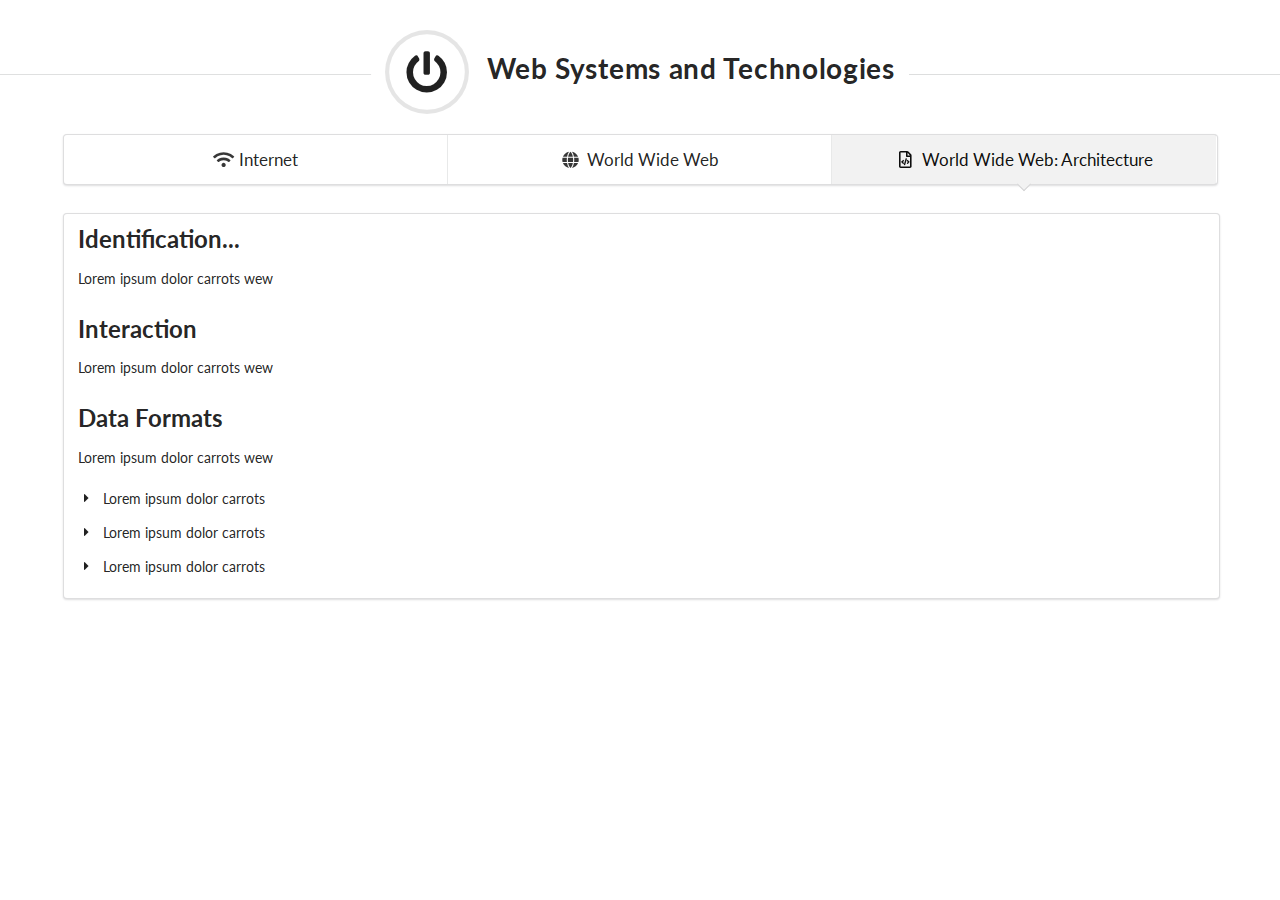
<file: World-wide-web-archi.html>
<!DOCTYPE html>

<html>
<head>
    <!-- Standard Meta --> 
    <meta charset="utf-8"/>
    <meta http-equiv="X-UA-Compatible" content="IE=edge,chrome=1"/>
    <meta name="viewport" content="width=device-width, initial-scale=1.0, maximum-scale=1.0">

    <!-- Site Properties -->
    <title>Web Development and Technologies</title>

    <link rel="stylesheet" href="assets/library/semantic/semantic.min.css">
    <link rel="stylesheet" href="assets/css/admin.css">
    <script src="assets/library/jquery.min.js"></script>
</head>
    
    <body>
    <!--
<div class="ui bottom attached pusher">
    
    <div class="ui visible inverted labeled left vertical sidebar menu" id="sidebar">
        <div class="header item">
            Web Development and Technologies
        </div>
        <a class="item active" href="admin.php">
            <i class="at icon"></i>
            Internet
        </a>
        <a class="item" href="admin/userlogs.php">
            <i class="desktop icon"></i>
            World Wide Web
        </a>
        <a class="item" href="admin/user-management.php">
            <i class="users icon"></i>
            World Wide Web <br>Architecture
        </a>
    </div>
</div>
    -->
    <br>
    <div class="ui horizontal divider"> <!-- is this necessary? -->
        <h1 class="ui center aligned header">
            <i class="circular power off icon"></i>
            Web Systems and Technologies 
        </h1>
    </div>
    <br>
    
    <div class="ui grid container"> 
       <div class="ui huge stackable pointing three item menu">
            <a class="item" href="index.html"><i class="wifi icon"></i>Internet </a>
            <a class="item" href="World-wide-web.html"> <i class="globe icon"></i>World Wide Web</a>
            <a class="item active" href="World-wide-web-archi.html"> <i class="file code outline icon"></i>World Wide Web:  Architecture</a>
        </div>

        <div class="ui segment">
            
            <h2 class="ui header"> Identification... </h2>
                <p> Lorem ipsum dolor carrots wew</p>
            <h2 class="ui header"> Interaction </h2>
                <p> Lorem ipsum dolor carrots wew</p>
            <h2 class="ui header"> Data Formats </h2>
                <p> Lorem ipsum dolor carrots wew</p>
            <div class="ui container">
                <div class="ui accordion">
                    <div class="title">
                        <i class="dropdown icon"></i>
                        Lorem ipsum dolor carrots
                    </div>
                    <div class="content">
                        <p class="transition hidden">A dog is a type of domesticated animal.    Known for its loyalty and faithfulness, it can be found as a welcome guest in many households across the world.</p>
                    </div>
                    <div class="title">
                        <i class="dropdown icon"></i>
                        Lorem ipsum dolor carrots
                    </div>
                    <div class="content">
                        <p>There are many breeds of dogs. Each breed varies in size and temperament. Owners often select a breed of dog that they find to be compatible with their own lifestyle and desires from a companion.</p>
                    </div>
                    <div class="title">
                        <i class="dropdown icon"></i>
                        Lorem ipsum dolor carrots
                    </div>
                    <div class="content">
                        <p>Three common ways for a prospective owner to acquire a dog is from pet shops, private owners, or shelters.</p>
                        <p>A pet shop may be the most convenient way to buy a dog. Buying a dog from a private owner allows you to assess the pedigree and upbringing of your dog before choosing to take it home. Lastly, finding your dog from a shelter, helps give a good home to a dog who may not find one so readily.</p>
                    </div>
                </div>
            </div> <!-- end of ui container -->
        </div> <!-- end of ui segment -->
  
    </div>
        
        
    <script>
        $('.ui.accordion')
          .accordion()
        ;
        $('.trigger.example .accordion')
          .accordion({
            selector: {
              trigger: '.title .icon'
            }
          })
        ;
    </script>    
    </body>
</html>
</file>
<file: assets/css/style.css>
#main-body {

  background-image: linear-gradient(grey, white, grey);

}

h1 {
    text-shadow: 3px 2px 8px white;
}

body{
    background-image: url(../images/worldwide.jpg);
    background-repeat: no-repeat; 
    background-size: cover;
    background-position: center;
    background-attachment: fixed;
}


p {
    font-size: 20px;
}

li {
    white-space: pre-line;
    font-size: 20px;
}

.clickable{
    cursor: pointer;
}
.filter {
   -webkit-filter: invert(1);
   filter: invert(1);
   }
.filter:hover {
	-webkit-filter: invert(0);
   filter: invert(0);
}
</file>
<file: assets/css/timeline.css>
* {
    box-sizing: border-box;
}

/* The actual timeline (the vertical ruler) */
.timeline {
    position: relative;
    max-width: 1200px;
    margin: 0 auto;
}

/* The actual timeline (the vertical ruler) */
.timeline::after {
    content: "";
    position: absolute;
    width: 6px;
    background-color: grey;
    top: 0;
    bottom: 0;
    left: 50%;
    margin-left: -3px;
}

/* Container around content */
.container {
    padding: 10px 40px;
    position: relative;
    background-color: inherit;
    width: 50%;
}

/* The circles on the timeline */
.container::after {
    content: "";
    position: absolute;
    width: 25px;
    height: 25px;
    right: -17px;
    background-color: white;
    border: 4px solid #005c99;
    top: 15px;
    border-radius: 50%;
    z-index: 1;
}

/* Place the container to the left */
.left {
    left: 0;
}

/* Place the container to the right */
.right {
    left: 50%;
}

/* Add arrows to the left container (pointing right) */
.left::before {
    content: " ";
    height: 0;
    position: absolute;
    top: 22px;
    width: 0;
    z-index: 1;
    right: 30px;
    border: medium solid #0099ff;
    border-width: 10px 0 10px 10px;
    border-color: transparent transparent transparent #0099ff;
}

/* Add arrows to the right container (pointing left) */
.right::before {
    content: " ";
    height: 0;
    position: absolute;
    top: 22px;
    width: 0;
    z-index: 1;
    left: 30px;
    border: medium solid #0099ff;
    border-width: 10px 10px 10px 0;
    border-color: transparent #0099ff transparent transparent;
}

/* Fix the circle for containers on the right side */
.right::after {
    left: -16px;
}

/* The actual content */
.content {
    padding: 20px 30px;
    background-color: white;
    position: relative;
    /* border-radius: 6px; */
    box-shadow: 0px 0px 10px 2px grey;
}

.content h2 {
    padding: 15px;
    background: #0099ff;
    color: #fff;
    margin: -20px -30px 0 -30px;
    font-weight: 300;
    /* border-radius: 6px; */
    /*   border-radius: 8px 23px 0 28px; */
    /*   @include prefix(border-radius,196px 123px 0 0); */
}

/* Media queries - Responsive timeline on screens less than 600px wide */
@media screen and (max-width: 600px) {

    /* Place the timelime to the left */
    .timeline::after {
        left: 31px;
    }

    /* Full-width containers */
    .container {
        width: 100%;
        padding-left: 70px;
        padding-right: 25px;
    }

    /* Make sure that all arrows are pointing leftwards */
    .container::before {
        left: 60px;
        border: medium solid white;
        border-width: 10px 10px 10px 0;
        border-color: transparent white transparent transparent;
    }

    /* Make sure all circles are at the same spot */
    .left::after,
    .right::after {
        left: 15px;
    }

    /* Make all right containers behave like the left ones */
    .right {
        left: 0%;
    }
}
</file>
<file: assets/css/admin.css>
#menu {
    border-radius: 0;
    position: fixed;
    width: 100%;
    z-index: 1;
}

#content {
    padding: 20px;
}

#content > * {
    margin-top: 50px;
}
</file>
<file: assets/css/alt.css>
.timeline {
	max-width: 800px;
	list-style: none;
	padding: 20px 0 20px;
	position: relative;
}
	.timeline:before {
		top: 2px;
		bottom: 15px;
		position: absolute;
		content: " ";
		width: 3px;
		background-color: antiquewhite;
		left: 50%;
		margin-left: -1.5px;
	}
		.arrowhead{
			width: 0;
			position: absolute;
			top: 0;
			left: 50%;
			margin-left: -15px;
			text-align: center;
			
			border-top: 0 solid transparent;
			border-left: 15px solid transparent;
			border-right: 15px solid transparent;
			border-bottom: 15px solid #eeeeee;
		}
	.timeline > li {
		min-height: 250px;
		width: 50%;
		padding-left: 42px;
		padding-right: 42px;		
		margin-bottom: 30px;		
		position: relative;		
		float: left;
		clear: left;
	}

/*Panel*/
	.timeline > li > .timeline-panel {
		width: 92%;
		float: left;
		border: 1px solid #d4d4d4;
		/*border-radius: 2px;*/
		/*padding: 20px;*/
		position: relative;
		-webkit-box-shadow: 0 1px 6px rgba(0, 0, 0, 0.175);
		box-shadow: 0 1px 6px rgba(0, 0, 0, 0.175);
	}
		.timeline > li > .timeline-panel:before {
			position: absolute;
			top: 26px;
			right: -15px;
			display: inline-block;
			border-top: 15px solid transparent;
			border-left: 15px solid #ccc;
			border-right: 0 solid #ccc;
			border-bottom: 15px solid transparent;
			content: " ";
		}
		.timeline > li > .timeline-panel:after {
			position: absolute;
			top: 27px;
			right: -14px;
			display: inline-block;
			border-top: 14px solid transparent;
			border-left: 14px solid #fff;
			border-right: 0 solid #fff;
			border-bottom: 14px solid transparent;
			content: " ";		
		}

		.timeline-panel img {
			width: 100%;
			padding: 10px 10px 0 10px;
		}


/*Inverted panel*/
	.timeline > li.timeline-inverted > .timeline-panel {
		float: right;
	}
		.timeline > li.timeline-inverted > .timeline-panel:before {
			border-left-width: 0;
			border-right-width: 15px;
			left: -15px;
			right: auto;
		}
		.timeline > li.timeline-inverted > .timeline-panel:after {
			border-left-width: 0;
			border-right-width: 14px;
			left: -14px;
			right: auto;
		}

	.timeline > li.timeline-inverted{
		float: right; 
		clear: right;
		margin-top: 0px;
		margin-bottom: 30px;
	}
		.timeline > li:nth-child(3) {
			margin-top: 100px;
		}


	/*Last panel*/
	@media (min-width: 850px) {
		.timeline .last{
			margin-top: -40px;
		}
			.timeline .last .timeline-panel{
          margin-top: 75px;
          left: calc(50% + 60px);
			}
			.timeline .last .timeline-panel:before{
				top: -15px;
				right: calc(50% - 7px);
				border-top: 0 solid transparent;
				border-left: 15px solid transparent;
				border-right: 15px solid transparent;
				border-bottom: 15px solid #ccc;
			}
			.timeline .last .timeline-panel:after{
				top: -14px;
				right: calc(50% - 6.5px);
				border-top: 0 solid transparent;
				border-left: 14px solid transparent;
				border-right: 14px solid transparent;
				border-bottom: 14px solid #fff;
			}
	}


/*Badge*/
	.timeline > li > .timeline-badge {   
		width: 50px;
		height: 50px;
		line-height: 50px;
		font-size: 1.2em;
		text-align: center;
		position: absolute;
		top: 16px;
		right: 5px;
		z-index: 100; 
		border-top-right-radius: 50%;
		border-top-left-radius: 50%;
		border-bottom-right-radius: 50%;
		border-bottom-left-radius: 50%; 
		cursor: default;
	}
		.timeline > li.timeline-inverted > .timeline-badge{
			left: 5px;
		}

	.timeline > li > .timeline-badge:before{
		position: absolute;
		top: 58%;
		right: -11px;
		content: ' ';
		display: block;
		width: 12px;
		height: 12px;
		margin-top: -10px;
		background: #fff;
		border-radius: 10px;
		border: 4px solid rgb(255,80,80);
		z-index: 10;
	}
		.timeline > li.timeline-inverted > .timeline-badge:before{
			left: -11px;
		}




/*Content*/
	.timeline-title {
	  margin-top: 0;
	  padding: 20px 20px 0px 20px;
	  color: inherit;
	  font-size: 20px;
	}
	.timeline-body > p,
	.timeline-body > ul {
		padding:0 20px 20px 20px;
		margin-bottom: 0;
	}
		.timeline-body > p + p {
		  margin-top: 5px;
		}

	.timeline-footer{
		background-color:#f4f4f4;
		padding: 10px;
		text-align: center;		
	}
		.timeline-footer > a{
			padding:20px;
			cursor: pointer;
			text-decoration: none;
		}

/*Placement small devices*/
@media (max-width: 850px) {
     ul.timeline:before { 
 		    bottom: -15px;
  }
    ul.timeline:before, .arrowhead {
        left: 10px;    
    }
  
    ul.timeline > li {
	  min-height: 50px;
      margin-bottom: 20px;
      padding-right: 5px;
      position: relative;
      width:100%;
      float: left;
      clear: left;
    }
    ul.timeline > li > .timeline-panel {
        width: calc(100% - 40px);
        width: -moz-calc(100% - 40px);
        width: -webkit-calc(100% - 40px);
    }


    ul.timeline > li > .timeline-panel {
        float: right;
    }

        ul.timeline > li > .timeline-panel:before {
            border-left-width: 0;
            border-right-width: 15px;
            left: -15px;
            right: auto;
        }

        ul.timeline > li > .timeline-panel:after {
            border-left-width: 0;
            border-right-width: 14px;
            left: -14px;
            right: auto;
        }
    
	.timeline > li.timeline-inverted{
		float: left; 
		clear: left;
		margin-top: 0;
		margin-bottom: 20px;
	}

  ul.timeline > li > .timeline-badge, ul.timeline > li.timeline-inverted > .timeline-badge{
    left: 15.5px;
  }   
	ul.timeline > li > .timeline-badge:before, ul.timeline > li.timeline-inverted > .timeline-badge:before{
    left: -11.5px;
	}
}
</file>
